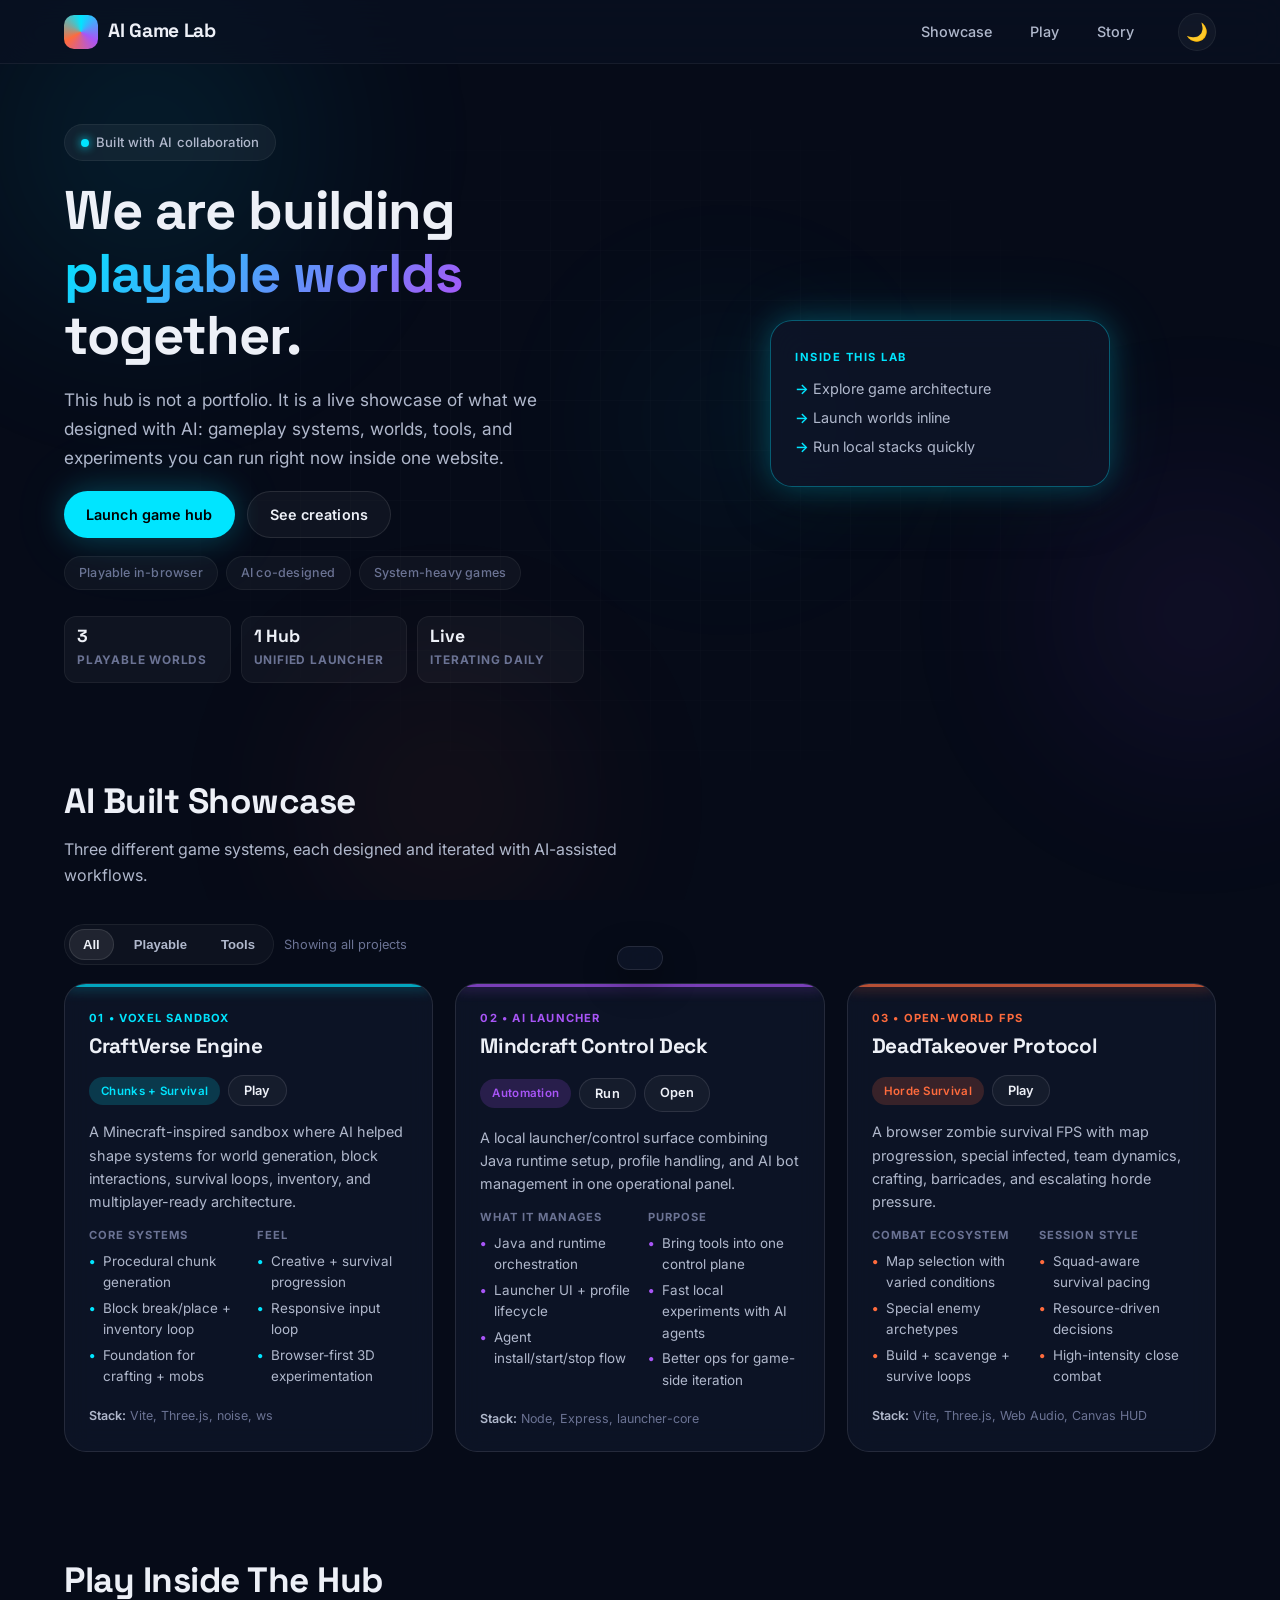
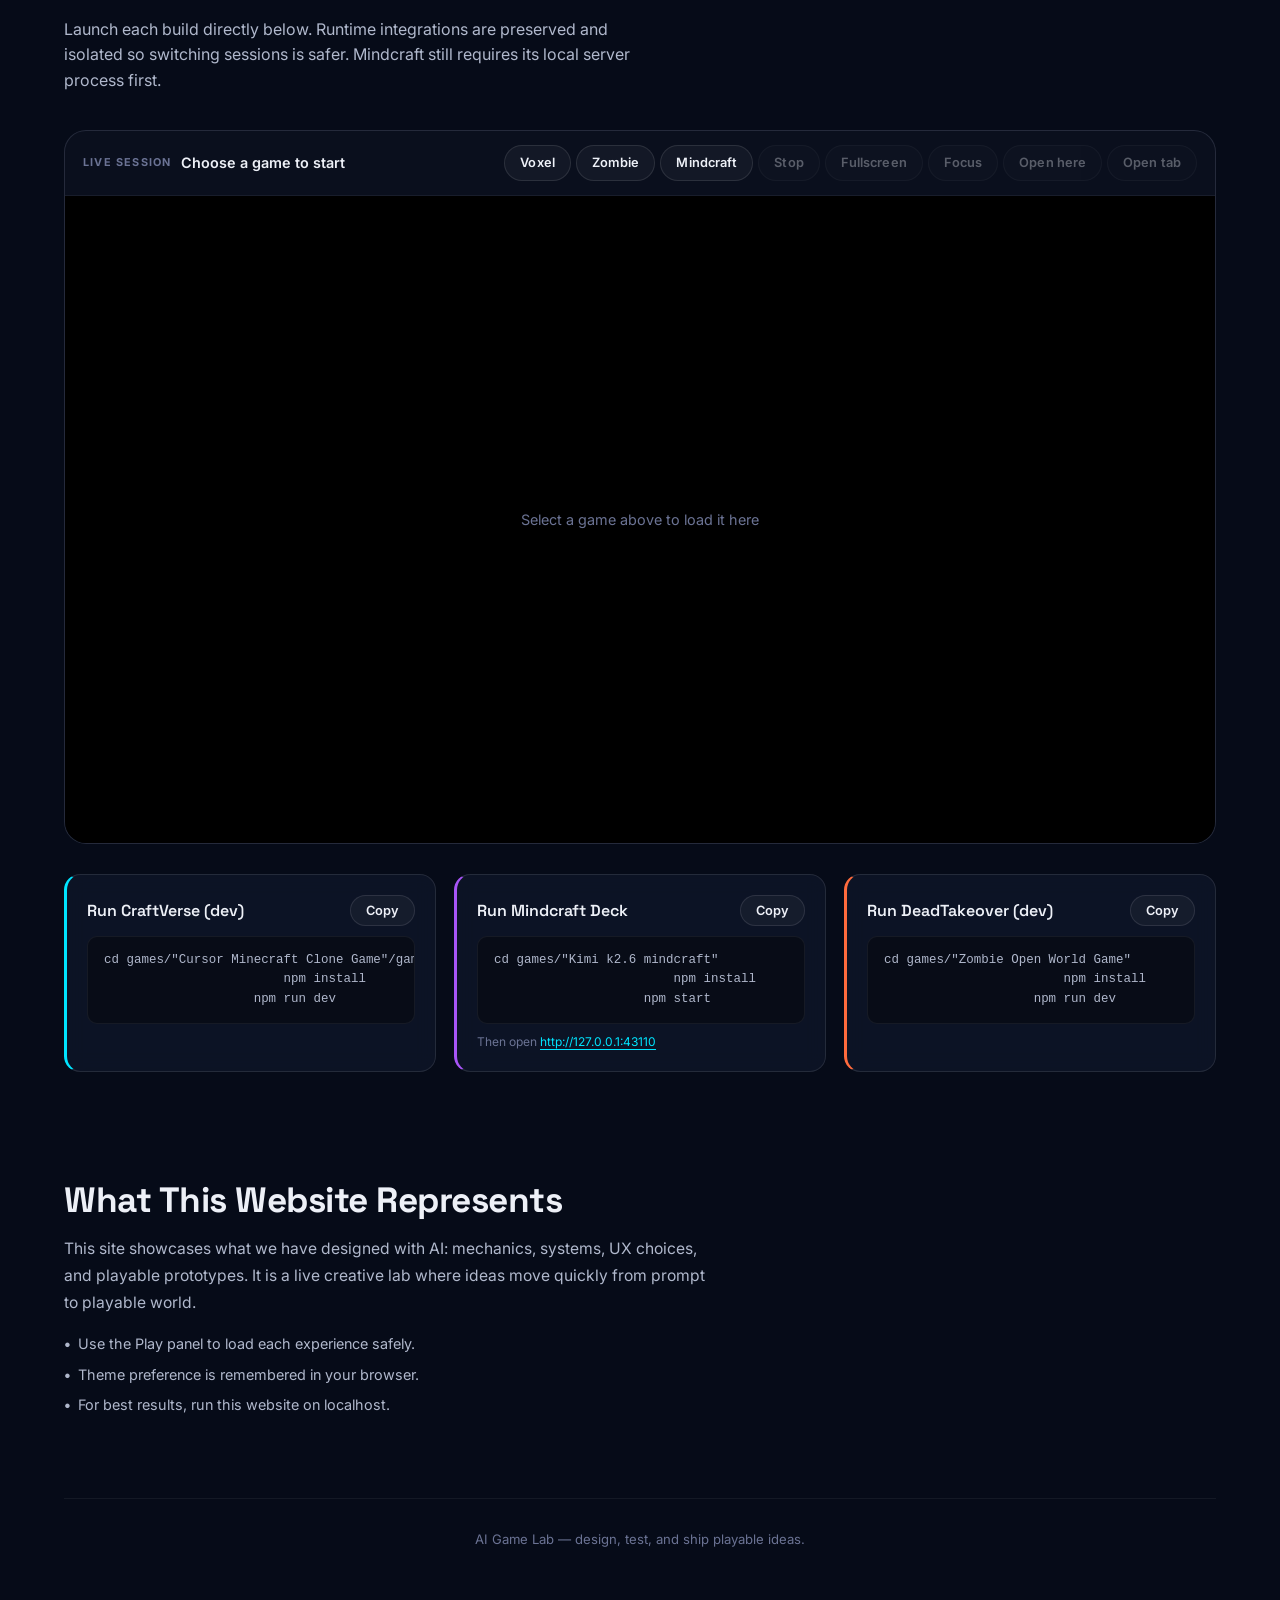
<file: index.html>
<!doctype html>
<html lang="en">
<head>
    <meta charset="UTF-8" />
    <meta name="viewport" content="width=device-width, initial-scale=1.0" />
    <meta name="description" content="AI Game Lab: a colorful interactive hub for your playable game experiments built with AI." />
    <meta name="theme-color" content="#060b18" />
    <meta name="color-scheme" content="dark light" />

    <!-- Open Graph -->
    <meta property="og:title" content="AI Game Lab" />
    <meta property="og:description" content="Playable game worlds designed with AI — voxel sandbox, open-world FPS, and AI agent launcher, all in your browser." />
    <meta property="og:type" content="website" />
    <meta property="og:url" content="https://aigamelab.dev" />

    <!-- Twitter Card -->
    <meta name="twitter:card" content="summary_large_image" />
    <meta name="twitter:title" content="AI Game Lab" />
    <meta name="twitter:description" content="Playable game worlds designed with AI — voxel sandbox, open-world FPS, and AI agent launcher." />

    <title>AI Game Lab</title>

    <link rel="icon" type="image/svg+xml" href="./favicon.svg" />
    <link rel="manifest" href="./manifest.json" />

    <link rel="preconnect" href="https://fonts.googleapis.com" />
    <link rel="preconnect" href="https://fonts.gstatic.com" crossorigin />
    <link href="https://fonts.googleapis.com/css2?family=Inter:wght@400;500;600;700;800;900&family=Space+Grotesk:wght@400;500;600;700&display=swap" rel="stylesheet" />

    <style>
        :root {
            --bg-deep: #060b18;
            --bg-surface: #0c1225;
            --bg-card: rgba(16, 24, 44, 0.7);
            --bg-card-hover: rgba(20, 30, 54, 0.85);
            --bg-glass: rgba(10, 18, 34, 0.65);
            --border-subtle: rgba(255, 255, 255, 0.06);
            --border-card: rgba(255, 255, 255, 0.1);
            --border-glow-a: rgba(0, 229, 255, 0.35);
            --border-glow-b: rgba(168, 85, 247, 0.35);
            --border-glow-c: rgba(255, 107, 61, 0.35);
            --text-primary: #edf0f7;
            --text-secondary: #b0b8cc;
            --text-muted: #6b7394;
            --accent-a: #00e5ff;
            --accent-a-dim: rgba(0, 229, 255, 0.18);
            --accent-b: #a855f7;
            --accent-b-dim: rgba(168, 85, 247, 0.18);
            --accent-c: #ff6b3d;
            --accent-c-dim: rgba(255, 107, 61, 0.18);
            --accent-glow-a: 0 0 30px rgba(0, 229, 255, 0.25), 0 0 80px rgba(0, 229, 255, 0.08);
            --accent-glow-b: 0 0 30px rgba(168, 85, 247, 0.25), 0 0 80px rgba(168, 85, 247, 0.08);
            --accent-glow-c: 0 0 30px rgba(255, 107, 61, 0.25), 0 0 80px rgba(255, 107, 61, 0.08);
            --radius-sm: 10px;
            --radius-md: 16px;
            --radius-lg: 22px;
            --radius-xl: 28px;
            --font-body: 'Inter', system-ui, -apple-system, sans-serif;
            --font-display: 'Space Grotesk', 'Inter', system-ui, sans-serif;
            --transition-fast: 0.18s cubic-bezier(0.4, 0, 0.2, 1);
            --transition-smooth: 0.3s cubic-bezier(0.4, 0, 0.2, 1);
            --transition-slow: 0.5s cubic-bezier(0.4, 0, 0.2, 1);
            --max-width: 1200px;
            --header-h: 64px;
        }

        /* Light theme overrides */
        [data-theme="light"] {
            --bg-deep: #f4f6fb;
            --bg-surface: #ffffff;
            --bg-card: rgba(255, 255, 255, 0.75);
            --bg-card-hover: rgba(255, 255, 255, 0.92);
            --bg-glass: rgba(255, 255, 255, 0.6);
            --border-subtle: rgba(0, 0, 0, 0.06);
            --border-card: rgba(0, 0, 0, 0.1);
            --text-primary: #111827;
            --text-secondary: #4b5563;
            --text-muted: #9ca3af;
            --border-glow-a: rgba(0, 180, 210, 0.4);
            --border-glow-b: rgba(130, 50, 220, 0.4);
            --border-glow-c: rgba(220, 80, 30, 0.4);
            --accent-a-dim: rgba(0, 180, 210, 0.12);
            --accent-b-dim: rgba(130, 50, 220, 0.12);
            --accent-c-dim: rgba(220, 80, 30, 0.12);
        }

        *,
        *::before,
        *::after {
            box-sizing: border-box;
            margin: 0;
            padding: 0;
        }

        html {
            scroll-behavior: smooth;
            scroll-padding-top: var(--header-h);
            -webkit-text-size-adjust: 100%;
        }

        body {
            font-family: var(--font-body);
            background: var(--bg-deep);
            color: var(--text-primary);
            line-height: 1.6;
            min-height: 100vh;
            overflow-x: hidden;
            transition: background var(--transition-slow), color var(--transition-slow);
            -webkit-font-smoothing: antialiased;
            -moz-osx-font-smoothing: grayscale;
        }

        /* ── Animated background orbs ── */
        .bg-orbs {
            position: fixed;
            inset: 0;
            pointer-events: none;
            z-index: 0;
            overflow: hidden;
        }
        .bg-orbs .orb {
            position: absolute;
            border-radius: 50%;
            filter: blur(90px);
            opacity: 0.28;
            animation: orbFloat 18s ease-in-out infinite;
            will-change: transform;
        }
        .bg-orbs .orb:nth-child(1) {
            width: 500px;
            height: 500px;
            background: radial-gradient(circle, rgba(0, 200, 240, 0.5) 0%, transparent 70%);
            top: -12%;
            left: -8%;
            animation-delay: 0s;
            animation-duration: 20s;
        }
        .bg-orbs .orb:nth-child(2) {
            width: 420px;
            height: 420px;
            background: radial-gradient(circle, rgba(160, 70, 240, 0.45) 0%, transparent 70%);
            top: 45%;
            right: -10%;
            animation-delay: -6s;
            animation-duration: 22s;
        }
        .bg-orbs .orb:nth-child(3) {
            width: 380px;
            height: 380px;
            background: radial-gradient(circle, rgba(255, 100, 50, 0.4) 0%, transparent 70%);
            bottom: -10%;
            left: 20%;
            animation-delay: -12s;
            animation-duration: 19s;
        }
        .bg-orbs .orb:nth-child(4) {
            width: 300px;
            height: 300px;
            background: radial-gradient(circle, rgba(0, 210, 255, 0.35) 0%, transparent 70%);
            top: 30%;
            left: 45%;
            animation-delay: -3s;
            animation-duration: 24s;
        }

        @keyframes orbFloat {
            0%,
            100% {
                transform: translate(0, 0) scale(1);
            }
            25% {
                transform: translate(40px, -50px) scale(1.12);
            }
            50% {
                transform: translate(-25px, 35px) scale(0.92);
            }
            75% {
                transform: translate(-45px, -25px) scale(1.06);
            }
        }

        /* Subtle grid overlay */
        .bg-grid {
            position: fixed;
            inset: 0;
            pointer-events: none;
            z-index: 1;
            opacity: 0.03;
            background-image:
                linear-gradient(rgba(255, 255, 255, 0.5) 1px, transparent 1px),
                linear-gradient(90deg, rgba(255, 255, 255, 0.5) 1px, transparent 1px);
            background-size: 50px 50px;
            mask-image: radial-gradient(ellipse 70% 70% at 50% 50%, black 30%, transparent 70%);
            -webkit-mask-image: radial-gradient(ellipse 70% 70% at 50% 50%, black 30%, transparent 70%);
        }
        [data-theme="light"] .bg-grid {
            opacity: 0.05;
            background-image:
                linear-gradient(rgba(0, 0, 0, 0.4) 1px, transparent 1px),
                linear-gradient(90deg, rgba(0, 0, 0, 0.4) 1px, transparent 1px);
        }

        /* ── Skip link ── */
        .skip {
            position: absolute;
            top: -100px;
            left: 16px;
            z-index: 1000;
            background: var(--accent-a);
            color: #000;
            padding: 10px 18px;
            border-radius: 8px;
            font-weight: 600;
            text-decoration: none;
            transition: top var(--transition-fast);
        }
        .skip:focus {
            top: 12px;
        }

        /* ── Header ── */
        .topbar {
            position: sticky;
            top: 0;
            z-index: 100;
            background: var(--bg-glass);
            backdrop-filter: blur(18px);
            -webkit-backdrop-filter: blur(18px);
            border-bottom: 1px solid var(--border-subtle);
            transition: background var(--transition-smooth), border-color var(--transition-smooth);
            height: var(--header-h);
        }
        .topbar-inner {
            max-width: var(--max-width);
            margin: 0 auto;
            padding: 0 24px;
            height: 100%;
            display: flex;
            align-items: center;
            gap: 28px;
        }
        .brand {
            display: flex;
            align-items: center;
            gap: 10px;
            text-decoration: none;
            color: var(--text-primary);
            font-family: var(--font-display);
            font-weight: 700;
            font-size: 1.2rem;
            letter-spacing: -0.3px;
            white-space: nowrap;
            transition: opacity var(--transition-fast);
        }
        .brand:hover {
            opacity: 0.8;
        }
        .brand-mark {
            width: 34px;
            height: 34px;
            border-radius: 10px;
            background: conic-gradient(from 0deg, var(--accent-a), var(--accent-b), var(--accent-c), var(--accent-a));
            animation: brandSpin 6s linear infinite;
            flex-shrink: 0;
        }
        @keyframes brandSpin {
            to {
                transform: rotate(360deg);
            }
        }
        .nav {
            display: flex;
            gap: 6px;
            margin-left: auto;
        }
        .nav a {
            color: var(--text-secondary);
            text-decoration: none;
            padding: 8px 16px;
            border-radius: 25px;
            font-weight: 500;
            font-size: 0.9rem;
            transition: all var(--transition-fast);
            position: relative;
        }
        .nav a:hover,
        .nav a:focus-visible {
            color: var(--text-primary);
            background: rgba(255, 255, 255, 0.05);
        }
        #themeBtn {
            flex-shrink: 0;
            width: 38px;
            height: 38px;
            border-radius: 50%;
            display: flex;
            align-items: center;
            justify-content: center;
            font-size: 1.1rem;
            cursor: pointer;
            background: rgba(255, 255, 255, 0.04);
            border: 1px solid var(--border-subtle);
            color: var(--text-secondary);
            transition: all var(--transition-fast);
            position: relative;
        }
        #themeBtn:hover {
            background: rgba(255, 255, 255, 0.1);
            color: var(--text-primary);
            border-color: var(--border-card);
        }
        #themeBtn .icon-sun,
        #themeBtn .icon-moon {
            position: absolute;
            transition: all var(--transition-smooth);
        }
        #themeBtn .icon-sun {
            opacity: 0;
            transform: rotate(-90deg) scale(0.5);
        }
        #themeBtn .icon-moon {
            opacity: 1;
            transform: rotate(0) scale(1);
        }
        [data-theme="light"] #themeBtn .icon-sun {
            opacity: 1;
            transform: rotate(0) scale(1);
        }
        [data-theme="light"] #themeBtn .icon-moon {
            opacity: 0;
            transform: rotate(90deg) scale(0.5);
        }

        /* ── Main ── */
        main {
            position: relative;
            z-index: 2;
            max-width: var(--max-width);
            margin: 0 auto;
            padding: 0 24px 60px;
        }

        /* ── Hero ── */
        .hero {
            padding: 60px 0 40px;
            position: relative;
        }
        .hero-grid {
            display: grid;
            grid-template-columns: 1fr 1fr;
            gap: 48px;
            align-items: center;
        }
        .hero-copy {
            display: flex;
            flex-direction: column;
            gap: 18px;
        }
        .pill {
            display: inline-flex;
            align-items: center;
            gap: 7px;
            background: rgba(255, 255, 255, 0.05);
            border: 1px solid var(--border-subtle);
            border-radius: 30px;
            padding: 7px 16px;
            font-size: 0.82rem;
            font-weight: 500;
            color: var(--text-secondary);
            width: fit-content;
            letter-spacing: 0.2px;
        }
        .pill::before {
            content: '';
            width: 8px;
            height: 8px;
            border-radius: 50%;
            background: var(--accent-a);
            box-shadow: 0 0 10px var(--accent-a);
            animation: pulseDot 2s ease-in-out infinite;
        }
        @keyframes pulseDot {
            0%,
            100% {
                box-shadow: 0 0 6px var(--accent-a);
            }
            50% {
                box-shadow: 0 0 18px var(--accent-a), 0 0 30px var(--accent-a);
            }
        }
        .hero h1 {
            font-family: var(--font-display);
            font-size: clamp(2.2rem, 4.5vw, 3.4rem);
            font-weight: 700;
            line-height: 1.15;
            letter-spacing: -1px;
            color: var(--text-primary);
        }
        .grad {
            background: linear-gradient(135deg, var(--accent-a), var(--accent-b), var(--accent-c));
            -webkit-background-clip: text;
            background-clip: text;
            -webkit-text-fill-color: transparent;
            animation: gradShift 8s ease-in-out infinite;
            background-size: 200% 200%;
        }
        @keyframes gradShift {
            0%,
            100% {
                background-position: 0% 50%;
            }
            50% {
                background-position: 100% 50%;
            }
        }
        .lead {
            font-size: 1.08rem;
            color: var(--text-secondary);
            line-height: 1.7;
            max-width: 500px;
        }
        .hero-actions {
            display: flex;
            gap: 12px;
            flex-wrap: wrap;
        }
        .hero-stats {
            margin-top: 8px;
            display: grid;
            grid-template-columns: repeat(3, minmax(0, 1fr));
            gap: 10px;
            max-width: 520px;
        }
        .stat {
            background: rgba(255, 255, 255, 0.04);
            border: 1px solid var(--border-subtle);
            border-radius: 12px;
            padding: 10px 12px;
        }
        .stat strong {
            display: block;
            font-family: var(--font-display);
            font-size: 1.1rem;
            line-height: 1.1;
            color: var(--text-primary);
        }
        .stat span {
            color: var(--text-muted);
            font-size: 0.74rem;
            text-transform: uppercase;
            letter-spacing: 0.8px;
            font-weight: 700;
        }
        .btn {
            display: inline-flex;
            align-items: center;
            justify-content: center;
            gap: 7px;
            padding: 11px 22px;
            border-radius: 28px;
            font-family: var(--font-body);
            font-weight: 600;
            font-size: 0.9rem;
            cursor: pointer;
            text-decoration: none;
            border: none;
            transition: all var(--transition-smooth);
            white-space: nowrap;
            position: relative;
            overflow: hidden;
            letter-spacing: 0.1px;
        }
        .btn.primary {
            background: var(--accent-a);
            color: #000;
            box-shadow: var(--accent-glow-a);
        }
        .btn.primary:hover {
            transform: translateY(-2px);
            box-shadow: 0 0 40px rgba(0, 229, 255, 0.4), 0 0 100px rgba(0, 229, 255, 0.15);
        }
        .btn.ghost {
            background: rgba(255, 255, 255, 0.04);
            color: var(--text-primary);
            border: 1px solid var(--border-card);
        }
        .btn.ghost:hover {
            background: rgba(255, 255, 255, 0.1);
            border-color: rgba(255, 255, 255, 0.25);
            transform: translateY(-1px);
        }
        .btn.small {
            padding: 7px 15px;
            font-size: 0.8rem;
            border-radius: 22px;
        }
        .btn:active {
            transform: scale(0.96);
            transition: transform 0.1s;
        }
        .btn:disabled,
        .btn[aria-disabled="true"] {
            opacity: 0.35;
            pointer-events: none;
            cursor: not-allowed;
        }
        .chips {
            display: flex;
            gap: 8px;
            flex-wrap: wrap;
        }
        .chip {
            padding: 6px 14px;
            border-radius: 20px;
            font-size: 0.78rem;
            font-weight: 500;
            background: rgba(255, 255, 255, 0.04);
            border: 1px solid var(--border-subtle);
            color: var(--text-muted);
            letter-spacing: 0.2px;
        }
        .hero-art {
            display: flex;
            justify-content: center;
            align-items: center;
        }
        .card-float {
            background: var(--bg-card);
            backdrop-filter: blur(16px);
            -webkit-backdrop-filter: blur(16px);
            border: 1px solid var(--border-glow-a);
            border-radius: var(--radius-lg);
            padding: 28px 24px;
            box-shadow: var(--accent-glow-a), 0 20px 50px rgba(0, 0, 0, 0.3);
            animation: floatCard 5s ease-in-out infinite;
            max-width: 340px;
            width: 100%;
        }
        @keyframes floatCard {
            0%,
            100% {
                transform: translateY(0);
            }
            50% {
                transform: translateY(-14px);
            }
        }
        .card-float-inner .mini {
            font-size: 0.7rem;
            text-transform: uppercase;
            letter-spacing: 1.5px;
            color: var(--accent-a);
            font-weight: 700;
            margin-bottom: 10px;
        }
        .card-float-inner ul {
            list-style: none;
            display: flex;
            flex-direction: column;
            gap: 6px;
        }
        .card-float-inner ul li {
            font-size: 0.9rem;
            color: var(--text-secondary);
            padding-left: 18px;
            position: relative;
        }
        .card-float-inner ul li::before {
            content: '→';
            position: absolute;
            left: 0;
            color: var(--accent-a);
            font-weight: 600;
        }

        /* ── Sections ── */
        .section {
            padding: 50px 0;
        }
        .section-title {
            font-family: var(--font-display);
            font-size: clamp(1.6rem, 3vw, 2.2rem);
            font-weight: 700;
            letter-spacing: -0.5px;
            margin-bottom: 8px;
            color: var(--text-primary);
        }
        .section-sub {
            color: var(--text-secondary);
            font-size: 1rem;
            margin-bottom: 36px;
            max-width: 600px;
            line-height: 1.6;
        }
        .showcase-tools {
            display: flex;
            align-items: center;
            gap: 10px;
            margin-bottom: 18px;
            flex-wrap: wrap;
        }
        .filter-group {
            display: inline-flex;
            gap: 6px;
            padding: 4px;
            border: 1px solid var(--border-subtle);
            border-radius: 999px;
            background: rgba(255, 255, 255, 0.03);
        }
        .filter-btn {
            border: 1px solid transparent;
            background: transparent;
            color: var(--text-secondary);
            padding: 7px 13px;
            border-radius: 999px;
            cursor: pointer;
            font-size: 0.82rem;
            font-weight: 600;
            transition: all var(--transition-fast);
        }
        .filter-btn:hover {
            color: var(--text-primary);
        }
        .filter-btn.active {
            color: var(--text-primary);
            border-color: var(--border-card);
            background: rgba(255, 255, 255, 0.08);
        }
        .results-note {
            color: var(--text-muted);
            font-size: 0.8rem;
        }

        /* ── Grid ── */
        .grid {
            display: grid;
            grid-template-columns: repeat(auto-fit, minmax(320px, 1fr));
            gap: 22px;
        }

        /* ── Game cards ── */
        .game {
            background: var(--bg-card);
            backdrop-filter: blur(12px);
            -webkit-backdrop-filter: blur(12px);
            border: 1px solid var(--border-card);
            border-radius: var(--radius-lg);
            padding: 26px 24px 22px;
            display: flex;
            flex-direction: column;
            gap: 14px;
            transition: all var(--transition-smooth);
            position: relative;
            overflow: hidden;
            cursor: default;
        }
        .game.is-hidden {
            display: none;
        }
        .game::before {
            content: '';
            position: absolute;
            top: 0;
            left: 0;
            right: 0;
            height: 3px;
            border-radius: 3px 3px 0 0;
            transition: all var(--transition-smooth);
            opacity: 0.7;
        }
        .game.neon-a::before {
            background: var(--accent-a);
            box-shadow: 0 0 14px var(--accent-a);
        }
        .game.neon-b::before {
            background: var(--accent-b);
            box-shadow: 0 0 14px var(--accent-b);
        }
        .game.neon-c::before {
            background: var(--accent-c);
            box-shadow: 0 0 14px var(--accent-c);
        }
        .game:hover {
            transform: translateY(-5px);
            background: var(--bg-card-hover);
            border-color: rgba(255, 255, 255, 0.2);
            box-shadow: 0 20px 50px rgba(0, 0, 0, 0.35);
        }
        .game.neon-a:hover {
            box-shadow: var(--accent-glow-a), 0 20px 50px rgba(0, 0, 0, 0.35);
        }
        .game.neon-b:hover {
            box-shadow: var(--accent-glow-b), 0 20px 50px rgba(0, 0, 0, 0.35);
        }
        .game.neon-c:hover {
            box-shadow: var(--accent-glow-c), 0 20px 50px rgba(0, 0, 0, 0.35);
        }
        .game-head {
            display: flex;
            justify-content: space-between;
            align-items: flex-start;
            gap: 12px;
            flex-wrap: wrap;
        }
        .kicker {
            font-size: 0.7rem;
            text-transform: uppercase;
            letter-spacing: 1.2px;
            font-weight: 700;
            color: var(--text-muted);
            margin-bottom: 2px;
        }
        .game.neon-a .kicker {
            color: var(--accent-a);
        }
        .game.neon-b .kicker {
            color: var(--accent-b);
        }
        .game.neon-c .kicker {
            color: var(--accent-c);
        }
        .game h3 {
            font-family: var(--font-display);
            font-size: 1.3rem;
            font-weight: 700;
            letter-spacing: -0.3px;
        }
        .game-actions {
            display: flex;
            gap: 8px;
            align-items: center;
            flex-wrap: wrap;
        }
        .badge {
            padding: 5px 12px;
            border-radius: 15px;
            font-size: 0.72rem;
            font-weight: 600;
            letter-spacing: 0.3px;
            white-space: nowrap;
        }
        .game.neon-a .badge {
            background: var(--accent-a-dim);
            color: var(--accent-a);
        }
        .game.neon-b .badge {
            background: var(--accent-b-dim);
            color: var(--accent-b);
        }
        .game.neon-c .badge {
            background: var(--accent-c-dim);
            color: var(--accent-c);
        }
        .desc {
            font-size: 0.9rem;
            color: var(--text-secondary);
            line-height: 1.6;
        }
        .cols {
            display: grid;
            grid-template-columns: 1fr 1fr;
            gap: 16px;
        }
        .label {
            font-size: 0.7rem;
            text-transform: uppercase;
            letter-spacing: 1px;
            font-weight: 700;
            color: var(--text-muted);
            margin-bottom: 6px;
        }
        .bullets {
            list-style: none;
            display: flex;
            flex-direction: column;
            gap: 4px;
        }
        .bullets li {
            font-size: 0.84rem;
            color: var(--text-secondary);
            padding-left: 14px;
            position: relative;
        }
        .bullets li::before {
            content: '•';
            position: absolute;
            left: 0;
            font-weight: 700;
        }
        .game.neon-a .bullets li::before {
            color: var(--accent-a);
        }
        .game.neon-b .bullets li::before {
            color: var(--accent-b);
        }
        .game.neon-c .bullets li::before {
            color: var(--accent-c);
        }
        .meta {
            font-size: 0.78rem;
            color: var(--text-muted);
            margin-top: 4px;
        }
        .meta strong {
            color: var(--text-secondary);
            font-weight: 600;
        }

        /* ── Player ── */
        .player {
            background: var(--bg-card);
            backdrop-filter: blur(12px);
            -webkit-backdrop-filter: blur(12px);
            border: 1px solid var(--border-card);
            border-radius: var(--radius-lg);
            overflow: hidden;
            margin-bottom: 30px;
            transition: all var(--transition-smooth);
        }
        .player-bar {
            display: flex;
            justify-content: space-between;
            align-items: center;
            padding: 14px 18px;
            gap: 12px;
            flex-wrap: wrap;
            border-bottom: 1px solid var(--border-subtle);
            background: rgba(0, 0, 0, 0.2);
        }
        .player-status {
            display: flex;
            align-items: center;
            gap: 10px;
            min-width: 0;
        }
        .player-status .label {
            font-size: 0.68rem;
            text-transform: uppercase;
            letter-spacing: 1.2px;
            color: var(--text-muted);
            margin: 0;
            white-space: nowrap;
        }
        .player-title {
            font-weight: 600;
            font-size: 0.9rem;
            color: var(--text-primary);
            white-space: nowrap;
            overflow: hidden;
            text-overflow: ellipsis;
        }
        .player-title.active {
            color: var(--accent-a);
        }
        .player-actions {
            display: flex;
            gap: 5px;
            flex-wrap: wrap;
        }
        .player-frame {
            position: relative;
            width: 100%;
            aspect-ratio: 16 / 9;
            background: #000;
            min-height: 350px;
        }
        .player-frame iframe {
            width: 100%;
            height: 100%;
            border: none;
            display: block;
            background: #111;
        }
        .player-loader {
            position: absolute;
            inset: 0;
            display: flex;
            flex-direction: column;
            align-items: center;
            justify-content: center;
            gap: 14px;
            background: rgba(6, 11, 24, 0.9);
            z-index: 5;
            pointer-events: none;
            opacity: 0;
            transition: opacity var(--transition-smooth);
        }
        .player-loader.visible {
            opacity: 1;
            pointer-events: auto;
        }
        .spinner {
            width: 40px;
            height: 40px;
            border-radius: 50%;
            border: 3px solid rgba(255, 255, 255, 0.1);
            border-top-color: var(--accent-a);
            animation: spin 0.8s linear infinite;
        }
        @keyframes spin {
            to {
                transform: rotate(360deg);
            }
        }
        .player-hint {
            padding: 10px 18px;
            font-size: 0.78rem;
            color: var(--text-muted);
            background: rgba(0, 0, 0, 0.2);
            border-top: 1px solid var(--border-subtle);
            margin: 0;
        }

        /* ── Run cards ── */
        .run-grid {
            display: grid;
            grid-template-columns: repeat(auto-fit, minmax(280px, 1fr));
            gap: 18px;
        }
        .run-card {
            background: var(--bg-card);
            backdrop-filter: blur(10px);
            -webkit-backdrop-filter: blur(10px);
            border: 1px solid var(--border-card);
            border-radius: var(--radius-md);
            padding: 20px;
            transition: all var(--transition-smooth);
        }
        .run-card.neon-a {
            border-left: 3px solid var(--accent-a);
        }
        .run-card.neon-b {
            border-left: 3px solid var(--accent-b);
        }
        .run-card.neon-c {
            border-left: 3px solid var(--accent-c);
        }
        .run-card:hover {
            background: var(--bg-card-hover);
            transform: translateY(-2px);
        }
        .run-head {
            display: flex;
            justify-content: space-between;
            align-items: center;
            margin-bottom: 10px;
            gap: 8px;
        }
        .run-head h3 {
            font-family: var(--font-display);
            font-size: 1rem;
            font-weight: 600;
        }
        .run-card pre {
            background: rgba(0, 0, 0, 0.35);
            border-radius: var(--radius-sm);
            padding: 14px 16px;
            overflow-x: auto;
            font-size: 0.78rem;
            font-family: 'SF Mono', 'Fira Code', 'Cascadia Code', monospace;
            line-height: 1.55;
            color: var(--text-secondary);
            border: 1px solid var(--border-subtle);
        }
        .run-card .hint {
            font-size: 0.75rem;
            color: var(--text-muted);
            margin-top: 8px;
        }
        .run-card .hint a {
            color: var(--accent-a);
            text-decoration: underline;
            text-underline-offset: 3px;
        }

        /* ── About ── */
        .about {
            max-width: 650px;
            color: var(--text-secondary);
            line-height: 1.7;
            font-size: 0.98rem;
        }
        .about p {
            margin-bottom: 16px;
        }
        .about .bullets {
            gap: 6px;
        }
        .about .bullets li {
            font-size: 0.9rem;
        }

        /* ── Footer ── */
        .footer {
            text-align: center;
            padding: 30px 0 10px;
            color: var(--text-muted);
            font-size: 0.82rem;
            border-top: 1px solid var(--border-subtle);
            margin-top: 30px;
        }

        /* ── Scroll top ── */
        .scroll-top {
            position: fixed;
            bottom: 28px;
            right: 28px;
            z-index: 90;
            width: 42px;
            height: 42px;
            border-radius: 50%;
            background: var(--bg-card);
            backdrop-filter: blur(10px);
            -webkit-backdrop-filter: blur(10px);
            border: 1px solid var(--border-card);
            color: var(--text-primary);
            cursor: pointer;
            display: flex;
            align-items: center;
            justify-content: center;
            transition: all var(--transition-smooth);
            box-shadow: 0 8px 25px rgba(0, 0, 0, 0.3);
        }
        .scroll-top:hover {
            transform: translateY(-3px);
            box-shadow: 0 14px 35px rgba(0, 0, 0, 0.4);
            border-color: rgba(255, 255, 255, 0.25);
        }
        .scroll-top[hidden] {
            opacity: 0;
            pointer-events: none;
            transform: translateY(12px);
        }
        .menu-toggle {
            display: none;
            border: 1px solid var(--border-subtle);
            background: rgba(255, 255, 255, 0.04);
            color: var(--text-primary);
            width: 38px;
            height: 38px;
            border-radius: 10px;
            align-items: center;
            justify-content: center;
            cursor: pointer;
        }
        .menu-toggle span {
            font-size: 1.1rem;
            line-height: 1;
        }

        /* ── Toast ── */
        .toast {
            position: fixed;
            bottom: 30px;
            left: 50%;
            transform: translateX(-50%) translateY(100px);
            z-index: 200;
            background: var(--bg-card);
            backdrop-filter: blur(16px);
            -webkit-backdrop-filter: blur(16px);
            border: 1px solid var(--border-card);
            border-radius: 30px;
            padding: 11px 22px;
            font-size: 0.85rem;
            font-weight: 500;
            color: var(--text-primary);
            box-shadow: 0 12px 35px rgba(0, 0, 0, 0.4);
            transition: transform var(--transition-smooth);
            pointer-events: none;
            white-space: nowrap;
        }
        .toast.show {
            transform: translateX(-50%) translateY(0);
        }

        /* ── Reveal animations ── */
        .reveal {
            opacity: 0;
            transform: translateY(30px);
            transition: opacity 0.7s cubic-bezier(0.4, 0, 0.2, 1), transform 0.7s cubic-bezier(0.4, 0, 0.2, 1);
        }
        .reveal.visible {
            opacity: 1;
            transform: translateY(0);
        }
        .reveal:nth-child(1) {
            transition-delay: 0ms;
        }
        .reveal:nth-child(2) {
            transition-delay: 80ms;
        }
        .reveal:nth-child(3) {
            transition-delay: 160ms;
        }
        .reveal:nth-child(4) {
            transition-delay: 240ms;
        }
        .reveal:nth-child(5) {
            transition-delay: 320ms;
        }

        /* ── Responsive ── */
        @media (max-width: 900px) {
            .hero-stats {
                grid-template-columns: 1fr;
                max-width: 100%;
            }
            .hero-grid {
                grid-template-columns: 1fr;
                gap: 30px;
            }
            .hero-art {
                order: -1;
            }
            .card-float {
                max-width: 280px;
            }
            .grid {
                grid-template-columns: 1fr;
            }
            .cols {
                grid-template-columns: 1fr;
            }
            .player-bar {
                flex-direction: column;
                align-items: flex-start;
            }
            .player-actions {
                width: 100%;
                justify-content: flex-start;
            }
            .nav {
                gap: 2px;
                display: none;
                position: absolute;
                top: calc(var(--header-h) - 6px);
                right: 16px;
                flex-direction: column;
                min-width: 190px;
                padding: 8px;
                border: 1px solid var(--border-card);
                border-radius: 12px;
                background: var(--bg-surface);
                box-shadow: 0 20px 40px rgba(0, 0, 0, 0.35);
            }
            .nav.open {
                display: flex;
            }
            .nav a {
                padding: 8px 10px;
                font-size: 0.8rem;
                border-radius: 10px;
            }
            .topbar-inner {
                gap: 12px;
            }
            .brand-name {
                display: none;
            }
            .menu-toggle {
                display: inline-flex;
            }
        }
        @media (max-width: 500px) {
            .hero-actions {
                flex-direction: column;
            }
            .hero-actions .btn {
                width: 100%;
                justify-content: center;
            }
            .player-frame {
                min-height: 220px;
            }
            .run-grid {
                grid-template-columns: 1fr;
            }
            .game-head {
                flex-direction: column;
            }
        }
    </style>
</head>
<body>
    <!-- Background effects -->
    <div class="bg-orbs" aria-hidden="true">
        <div class="orb"></div>
        <div class="orb"></div>
        <div class="orb"></div>
        <div class="orb"></div>
    </div>
    <div class="bg-grid" aria-hidden="true"></div>

    <a class="skip" href="#main">Skip to content</a>

    <header class="topbar" role="banner">
        <div class="topbar-inner">
            <a class="brand" href="#top" aria-label="AI Game Lab Home">
                <span class="brand-mark" aria-hidden="true"></span>
                <span class="brand-name">AI Game Lab</span>
            </a>

            <nav class="nav" aria-label="Site">
                <a href="#showcase">Showcase</a>
                <a href="#play">Play</a>
                <a href="#story">Story</a>
            </nav>
            <button id="menuToggle" class="menu-toggle" type="button" aria-label="Toggle menu" aria-expanded="false" aria-controls="siteNav">
                <span></span><span></span><span></span>
            </button>

            <button id="themeBtn" class="btn ghost" type="button" aria-label="Toggle theme" style="padding:0;width:38px;height:38px;border-radius:50%;">
                <span class="icon-sun" aria-hidden="true">☀️</span>
                <span class="icon-moon" aria-hidden="true">🌙</span>
            </button>
        </div>
    </header>

    <main id="main">
        <section id="top" class="hero">
            <div class="hero-grid">
                <div class="hero-copy reveal">
                    <p class="pill">Built with AI collaboration</p>
                    <h1>We are building
                        <span class="grad">playable worlds</span>
                        together.
                    </h1>
                    <p class="lead">
                        This hub is not a portfolio. It is a live showcase of what we designed with AI: gameplay systems, worlds,
                        tools, and experiments you can run right now inside one website.
                    </p>
                    <div class="hero-actions">
                        <a class="btn primary" href="#play">Launch game hub</a>
                        <a class="btn ghost" href="#showcase">See creations</a>
                    </div>
                    <div class="chips" aria-label="Project categories">
                        <span class="chip">Playable in-browser</span>
                        <span class="chip">AI co-designed</span>
                        <span class="chip">System-heavy games</span>
                    </div>
                    <div class="hero-stats" aria-label="Site highlights">
                        <div class="stat">
                            <strong>3</strong>
                            <span>Playable worlds</span>
                        </div>
                        <div class="stat">
                            <strong>1 Hub</strong>
                            <span>Unified launcher</span>
                        </div>
                        <div class="stat">
                            <strong>Live</strong>
                            <span>Iterating daily</span>
                        </div>
                    </div>
                </div>
                <div class="hero-art reveal" aria-hidden="true">
                    <div class="card-float neon-a">
                        <div class="card-float-inner">
                            <p class="mini">Inside this lab</p>
                            <ul>
                                <li>Explore game architecture</li>
                                <li>Launch worlds inline</li>
                                <li>Run local stacks quickly</li>
                            </ul>
                        </div>
                    </div>
                </div>
            </div>
        </section>

        <section id="showcase" class="section">
            <h2 class="section-title">AI Built Showcase</h2>
            <p class="section-sub">Three different game systems, each designed and iterated with AI-assisted workflows.</p>
            <div class="showcase-tools" role="region" aria-label="Showcase filters">
                <div class="filter-group" role="tablist" aria-label="Filter cards">
                    <button class="filter-btn active" type="button" data-filter="all" role="tab" aria-selected="true">All</button>
                    <button class="filter-btn" type="button" data-filter="playable" role="tab" aria-selected="false">Playable</button>
                    <button class="filter-btn" type="button" data-filter="tools" role="tab" aria-selected="false">Tools</button>
                </div>
                <p id="resultsNote" class="results-note" aria-live="polite">Showing all projects</p>
            </div>

            <div class="grid">
                <article class="game reveal neon-a" data-title="Cursor Minecraft Clone Game" data-category="playable">
                    <header class="game-head">
                        <div>
                            <p class="kicker">01 • Voxel Sandbox</p>
                            <h3>CraftVerse Engine</h3>
                        </div>
                        <div class="game-actions">
                            <span class="badge">Chunks + Survival</span>
                            <button class="btn ghost small" type="button" data-play="voxel" data-scroll="#run">Play</button>
                        </div>
                    </header>

                    <p class="desc">
                        A Minecraft-inspired sandbox where AI helped shape systems for world generation, block interactions,
                        survival loops, inventory, and multiplayer-ready architecture.
                    </p>

                    <div class="cols">
                        <div>
                            <p class="label">Core systems</p>
                            <ul class="bullets">
                                <li>Procedural chunk generation</li>
                                <li>Block break/place + inventory loop</li>
                                <li>Foundation for crafting + mobs</li>
                            </ul>
                        </div>
                        <div>
                            <p class="label">Feel</p>
                            <ul class="bullets">
                                <li>Creative + survival progression</li>
                                <li>Responsive input loop</li>
                                <li>Browser-first 3D experimentation</li>
                            </ul>
                        </div>
                    </div>

                    <p class="meta"><strong>Stack:</strong> Vite, Three.js, noise, ws</p>
                </article>

                <article class="game reveal neon-b" data-title="Kimi k2.6 Mindcraft" data-category="tools">
                    <header class="game-head">
                        <div>
                            <p class="kicker">02 • AI Launcher</p>
                            <h3>Mindcraft Control Deck</h3>
                        </div>
                        <div class="game-actions">
                            <span class="badge">Automation</span>
                            <button class="btn ghost small" type="button" data-play="mindcraft" data-scroll="#run">Run</button>
                            <a class="btn ghost small" href="http://127.0.0.1:43110" target="_blank" rel="noreferrer">Open</a>
                        </div>
                    </header>

                    <p class="desc">
                        A local launcher/control surface combining Java runtime setup, profile handling, and AI bot management in one
                        operational panel.
                    </p>

                    <div class="cols">
                        <div>
                            <p class="label">What it manages</p>
                            <ul class="bullets">
                                <li>Java and runtime orchestration</li>
                                <li>Launcher UI + profile lifecycle</li>
                                <li>Agent install/start/stop flow</li>
                            </ul>
                        </div>
                        <div>
                            <p class="label">Purpose</p>
                            <ul class="bullets">
                                <li>Bring tools into one control plane</li>
                                <li>Fast local experiments with AI agents</li>
                                <li>Better ops for game-side iteration</li>
                            </ul>
                        </div>
                    </div>

                    <p class="meta"><strong>Stack:</strong> Node, Express, launcher-core</p>
                </article>

                <article class="game reveal neon-c" data-title="Zombie Open World Game DeadTakeover" data-category="playable">
                    <header class="game-head">
                        <div>
                            <p class="kicker">03 • Open-World FPS</p>
                            <h3>DeadTakeover Protocol</h3>
                        </div>
                        <div class="game-actions">
                            <span class="badge">Horde Survival</span>
                            <button class="btn ghost small" type="button" data-play="zombie" data-scroll="#run">Play</button>
                        </div>
                    </header>

                    <p class="desc">
                        A browser zombie survival FPS with map progression, special infected, team dynamics, crafting,
                        barricades, and escalating horde pressure.
                    </p>

                    <div class="cols">
                        <div>
                            <p class="label">Combat ecosystem</p>
                            <ul class="bullets">
                                <li>Map selection with varied conditions</li>
                                <li>Special enemy archetypes</li>
                                <li>Build + scavenge + survive loops</li>
                            </ul>
                        </div>
                        <div>
                            <p class="label">Session style</p>
                            <ul class="bullets">
                                <li>Squad-aware survival pacing</li>
                                <li>Resource-driven decisions</li>
                                <li>High-intensity close combat</li>
                            </ul>
                        </div>
                    </div>

                    <p class="meta"><strong>Stack:</strong> Vite, Three.js, Web Audio, Canvas HUD</p>
                </article>
            </div>
        </section>

        <section id="play" class="section">
            <h2 id="run" class="section-title">Play Inside The Hub</h2>
            <p class="section-sub">
                Launch each build directly below. Runtime integrations are preserved and isolated so switching sessions is safer.
                Mindcraft still requires its local server process first.
            </p>

            <div class="player reveal" aria-label="Embedded game player">
                <div class="player-bar">
                    <div class="player-status">
                        <p class="label">Live Session</p>
                        <p id="playerTitle" class="player-title">Choose a game to start</p>
                    </div>

                    <div class="player-actions">
                        <button class="btn ghost small" type="button" data-play="voxel">Voxel</button>
                        <button class="btn ghost small" type="button" data-play="zombie">Zombie</button>
                        <button class="btn ghost small" type="button" data-play="mindcraft">Mindcraft</button>
                        <button id="stopBtn" class="btn ghost small" type="button" disabled>Stop</button>
                        <button id="fullBtn" class="btn ghost small" type="button" disabled>Fullscreen</button>
                        <button id="focusBtn" class="btn ghost small" type="button" disabled>Focus</button>
                        <button id="openHere" class="btn ghost small" type="button" disabled>Open here</button>
                        <a id="openTab" class="btn ghost small" href="#" target="_blank" rel="noreferrer" aria-disabled="true">Open tab</a>
                    </div>
                </div>

                <div class="player-frame">
                    <div id="playerLoader" class="player-loader" aria-hidden="true">
                        <div class="spinner"></div>
                        <p>Loading game…</p>
                    </div>
                    <iframe
                    id="playerFrame"
                    title="Embedded game"
                    loading="eager"
                    tabindex="0"
                    allowfullscreen
                    allow="autoplay; fullscreen; gamepad; pointer-lock"
                    referrerpolicy="no-referrer"
                    style="display:none;"
                ></iframe>
                <div id="playerPlaceholder" style="display:flex;align-items:center;justify-content:center;height:100%;color:var(--text-muted);font-size:0.9rem;">
                    Select a game above to load it here
                </div>
            </div>
            <p id="playerHint" class="player-hint" hidden>
                Tip: click inside the game to capture mouse/keyboard. Press Esc to release.
            </p>
        </div>

        <div class="run-grid">
            <article class="run-card reveal neon-a">
                <header class="run-head">
                    <h3>Run CraftVerse (dev)</h3>
                    <button class="btn ghost small" type="button" data-copy="#cmd-voxel">Copy</button>
                </header>
                     <pre id="cmd-voxel"><code>cd games/"Cursor Minecraft Clone Game"/game
                        npm install
                    npm run dev</code></pre>
                </article>

                <article class="run-card reveal neon-b">
                    <header class="run-head">
                        <h3>Run Mindcraft Deck</h3>
                        <button class="btn ghost small" type="button" data-copy="#cmd-mindcraft">Copy</button>
                    </header>
                     <pre id="cmd-mindcraft"><code>cd games/"Kimi k2.6 mindcraft"
                        npm install
                    npm start</code></pre>
                    <p class="hint">Then open <a href="http://127.0.0.1:43110" target="_blank" rel="noreferrer">http://127.0.0.1:43110</a></p>
                </article>

                <article class="run-card reveal neon-c">
                    <header class="run-head">
                        <h3>Run DeadTakeover (dev)</h3>
                        <button class="btn ghost small" type="button" data-copy="#cmd-zombie">Copy</button>
                    </header>
                     <pre id="cmd-zombie"><code>cd games/"Zombie Open World Game"
                        npm install
                    npm run dev</code></pre>
                </article>
            </div>
        </section>

        <section id="story" class="section">
            <h2 class="section-title">What This Website Represents</h2>
            <div class="about reveal">
                <p>
                    This site showcases what we have designed with AI: mechanics, systems, UX choices, and playable prototypes.
                    It is a live creative lab where ideas move quickly from prompt to playable world.
                </p>
                <ul class="bullets">
                    <li>Use the Play panel to load each experience safely.</li>
                    <li>Theme preference is remembered in your browser.</li>
                    <li>For best results, run this website on localhost.</li>
                </ul>
            </div>
        </section>

        <button id="scrollTop" class="scroll-top" type="button" aria-label="Scroll to top" hidden>
            <svg width="20" height="20" viewBox="0 0 20 20" fill="none" aria-hidden="true"><path d="m4 13 6-6 6 6" stroke="currentColor" stroke-width="2" stroke-linecap="round" stroke-linejoin="round"/></svg>
        </button>

        <footer class="footer">
            <p>AI Game Lab — design, test, and ship playable ideas.</p>
        </footer>
    </main>

    <div id="toast" class="toast" role="status" aria-live="polite" aria-atomic="true"></div>

    <script>
        (function() {
            // ── Theme management ──
            const themeBtn = document.getElementById('themeBtn');
            const html = document.documentElement;
            const storedTheme = localStorage.getItem('aigamelab-theme') || 'dark';
            html.setAttribute('data-theme', storedTheme);

            themeBtn.addEventListener('click', () => {
                const current = html.getAttribute('data-theme');
                const next = current === 'light' ? 'dark' : 'light';
                html.setAttribute('data-theme', next);
                localStorage.setItem('aigamelab-theme', next);
            });

            // ── Toast system ──
            const toast = document.getElementById('toast');
            let toastTimeout;

            function showToast(msg) {
                clearTimeout(toastTimeout);
                toast.textContent = msg;
                toast.classList.add('show');
                toastTimeout = setTimeout(() => {
                    toast.classList.remove('show');
                }, 2200);
            }

            // ── Copy functionality ──
            document.querySelectorAll('[data-copy]').forEach(btn => {
                btn.addEventListener('click', () => {
                    const selector = btn.getAttribute('data-copy');
                    const el = document.querySelector(selector);
                    if (!el) return;
                    const text = el.textContent.trim();
                    navigator.clipboard.writeText(text).then(() => {
                        showToast('Copied to clipboard!');
                        btn.textContent = 'Copied!';
                        setTimeout(() => { btn.textContent = 'Copy'; }, 1800);
                    }).catch(() => {
                        showToast('Failed to copy');
                    });
                });
            });

            // ── Player iframe management ──
            const playerFrame = document.getElementById('playerFrame');
            const playerLoader = document.getElementById('playerLoader');
            const playerPlaceholder = document.getElementById('playerPlaceholder');
            const playerTitle = document.getElementById('playerTitle');
            const playerHint = document.getElementById('playerHint');
            const stopBtn = document.getElementById('stopBtn');
            const fullBtn = document.getElementById('fullBtn');
            const focusBtn = document.getElementById('focusBtn');
            const openHereBtn = document.getElementById('openHere');
            const openTabLink = document.getElementById('openTab');
            let activeGame = null;
            let activeUrl = null;

            // Game URL mapping
            const gameUrls = {
                voxel: { url: './games/voxel/index.html', label: 'CraftVerse Engine' },
                zombie: { url: './games/zombie/index.html', label: 'DeadTakeover Protocol' },
                mindcraft: { url: 'http://127.0.0.1:43110', label: 'Mindcraft Control Deck' },
            };

            function setPlayerState(gameKey) {
                activeGame = gameKey;
                const info = gameUrls[gameKey];
                activeUrl = info ? info.url : null;

                if (gameKey && info) {
                    playerTitle.textContent = info.label;
                    playerTitle.classList.add('active');
                    playerFrame.style.display = 'block';
                    playerPlaceholder.style.display = 'none';
                    playerFrame.src = info.url;
                    playerLoader.classList.add('visible');
                    playerHint.hidden = false;
                    stopBtn.disabled = false;
                    fullBtn.disabled = false;
                    focusBtn.disabled = false;
                    openHereBtn.disabled = false;
                    openTabLink.href = info.url;
                    openTabLink.setAttribute('aria-disabled', 'false');
                    openTabLink.style.pointerEvents = 'auto';
                    openTabLink.style.opacity = '1';

                    // Update player action buttons active state
                    document.querySelectorAll('.player-actions [data-play]').forEach(b => {
                        b.style.background = b.getAttribute('data-play') === gameKey ?
                            'rgba(255,255,255,0.12)' : '';
                        b.style.borderColor = b.getAttribute('data-play') === gameKey ?
                            'rgba(255,255,255,0.3)' : '';
                    });
                } else {
                    stopPlayer();
                }
            }

            function stopPlayer() {
                activeGame = null;
                activeUrl = null;
                playerFrame.src = '';
                playerFrame.style.display = 'none';
                playerPlaceholder.style.display = 'flex';
                playerTitle.textContent = 'Choose a game to start';
                playerTitle.classList.remove('active');
                playerLoader.classList.remove('visible');
                playerHint.hidden = true;
                stopBtn.disabled = true;
                fullBtn.disabled = true;
                focusBtn.disabled = true;
                openHereBtn.disabled = true;
                openTabLink.href = '#';
                openTabLink.setAttribute('aria-disabled', 'true');
                openTabLink.style.pointerEvents = 'none';
                openTabLink.style.opacity = '0.35';
                document.querySelectorAll('.player-actions [data-play]').forEach(b => {
                    b.style.background = '';
                    b.style.borderColor = '';
                });
            }

            // Hide loader when iframe loads
            playerFrame.addEventListener('load', () => {
                playerLoader.classList.remove('visible');
            });

            // Show loader if iframe takes too long
            playerFrame.addEventListener('error', () => {
                playerLoader.classList.remove('visible');
                showToast('Could not load game. Is the server running?');
            });

            // Play buttons (both in cards and player bar)
            document.querySelectorAll('[data-play]').forEach(btn => {
                btn.addEventListener('click', (e) => {
                    const gameKey = btn.getAttribute('data-play');
                    if (!gameKey || !gameUrls[gameKey]) return;

                    // Scroll to player if data-scroll is set
                    const scrollTarget = btn.getAttribute('data-scroll');
                    if (scrollTarget) {
                        const target = document.querySelector(scrollTarget);
                        if (target) {
                            target.scrollIntoView({ behavior: 'smooth', block: 'start' });
                        }
                    }

                    // Small delay to allow scroll, then set
                    setTimeout(() => setPlayerState(gameKey), 200);
                });
            });

            stopBtn.addEventListener('click', stopPlayer);

            fullBtn.addEventListener('click', () => {
                if (playerFrame.style.display !== 'none' && playerFrame.src) {
                    if (playerFrame.requestFullscreen) {
                        playerFrame.requestFullscreen().catch(() => {
                            showToast('Fullscreen not available');
                        });
                    }
                }
            });

            focusBtn.addEventListener('click', () => {
                if (playerFrame.style.display !== 'none') {
                    playerFrame.focus();
                    playerFrame.scrollIntoView({ behavior: 'smooth', block: 'center' });
                }
            });

            openHereBtn.addEventListener('click', () => {
                if (activeUrl) {
                    window.location.href = activeUrl;
                }
            });

            // ── Scroll to top button ──
            const scrollTopBtn = document.getElementById('scrollTop');
            function updateScrollTop() {
                if (window.scrollY > 500) {
                    scrollTopBtn.hidden = false;
                } else {
                    scrollTopBtn.hidden = true;
                }
            }
            window.addEventListener('scroll', updateScrollTop, { passive: true });
            scrollTopBtn.addEventListener('click', () => {
                window.scrollTo({ top: 0, behavior: 'smooth' });
            });
            updateScrollTop();

            // ── Intersection Observer for reveal animations ──
            const revealEls = document.querySelectorAll('.reveal');
            const observerOptions = {
                root: null,
                rootMargin: '0px 0px -60px 0px',
                threshold: 0.1,
            };
            const revealObserver = new IntersectionObserver((entries) => {
                entries.forEach(entry => {
                    if (entry.isIntersecting) {
                        entry.target.classList.add('visible');
                        revealObserver.unobserve(entry.target);
                    }
                });
            }, observerOptions);
            revealEls.forEach(el => revealObserver.observe(el));

            // ── Keyboard shortcut: Escape to stop player ──
            document.addEventListener('keydown', (e) => {
                if (e.key === 'Escape' && activeGame && document.activeElement === document.body) {
                    stopPlayer();
                }
            });

            // ── Initial state ──
            stopPlayer();
            updateScrollTop();

            console.log('%c🚀 AI Game Lab %cready',
                'font-size:1.2em;font-weight:bold;color:#00e5ff;',
                'color:#b0b8cc;');
            console.log('%cSelect a game and launch it in the player above.',
                'color:#6b7394;');
        })();
    </script>
</body>
</html>
</file>
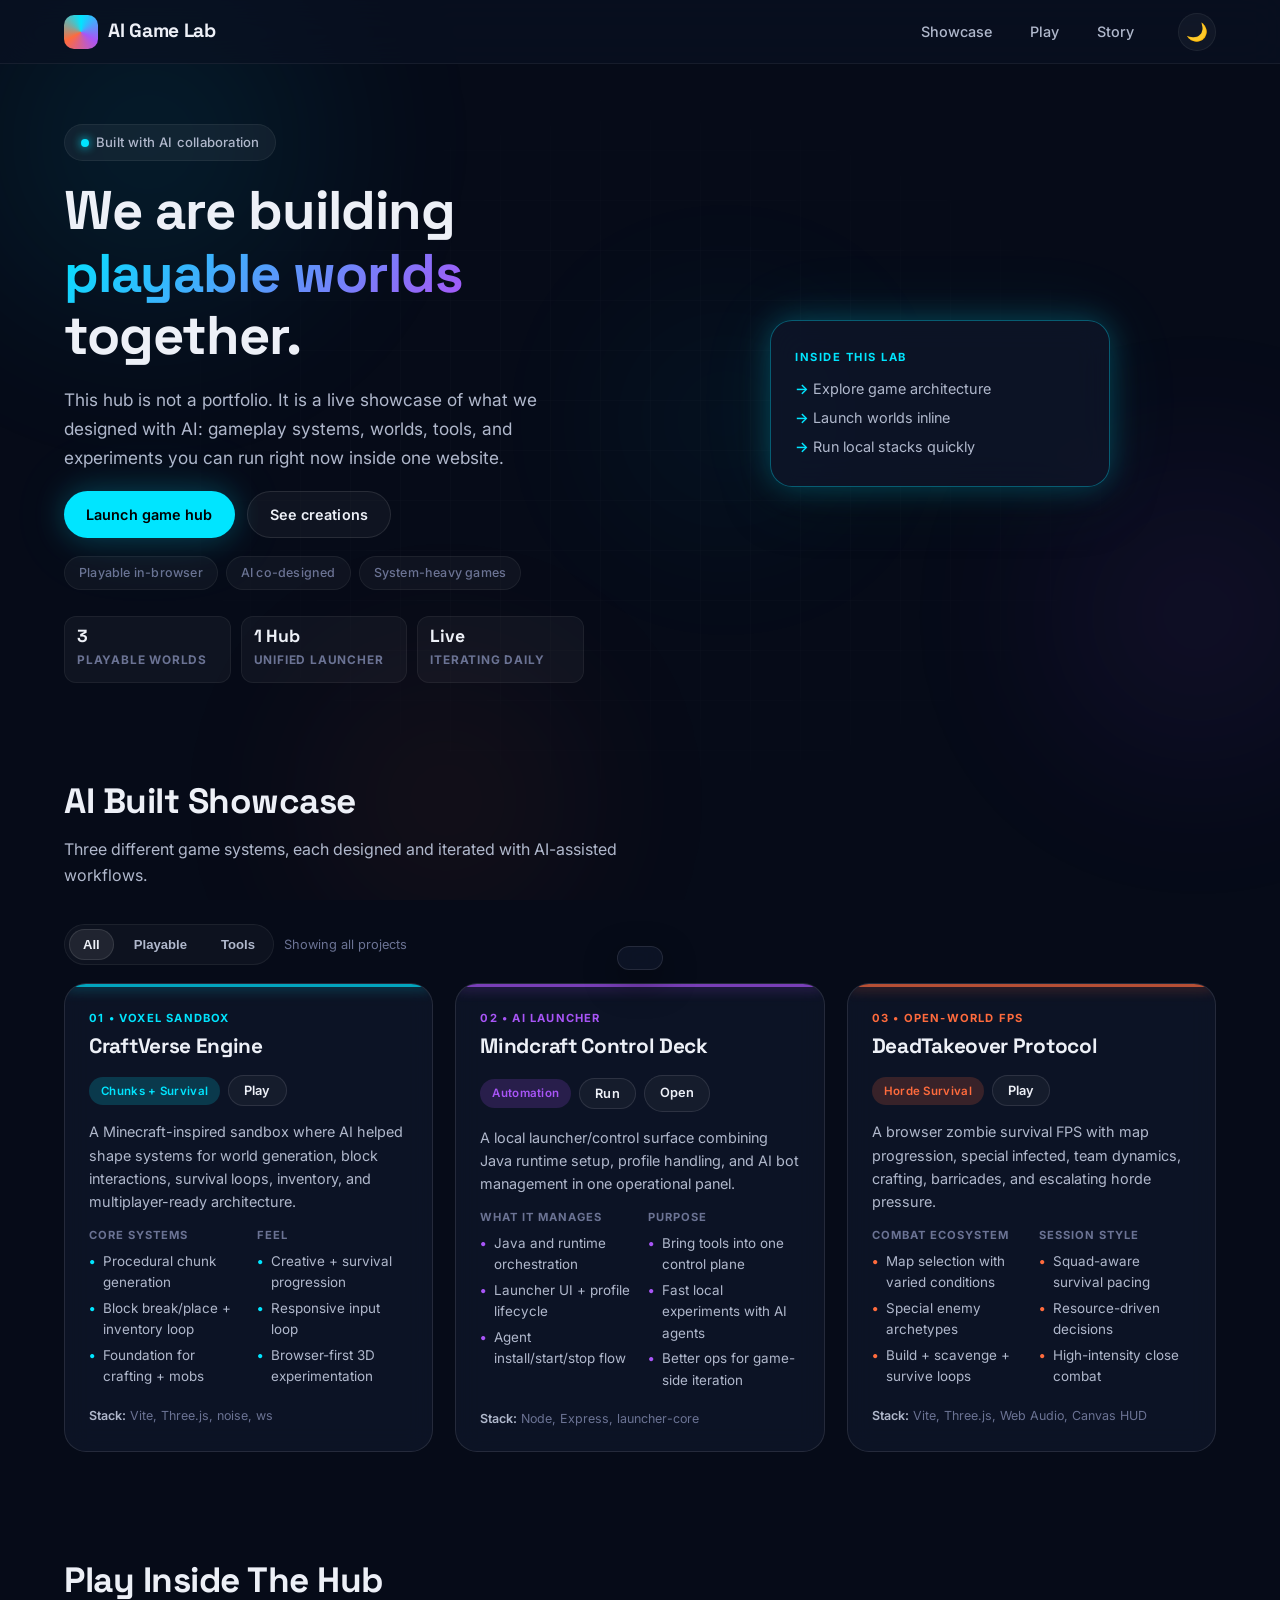
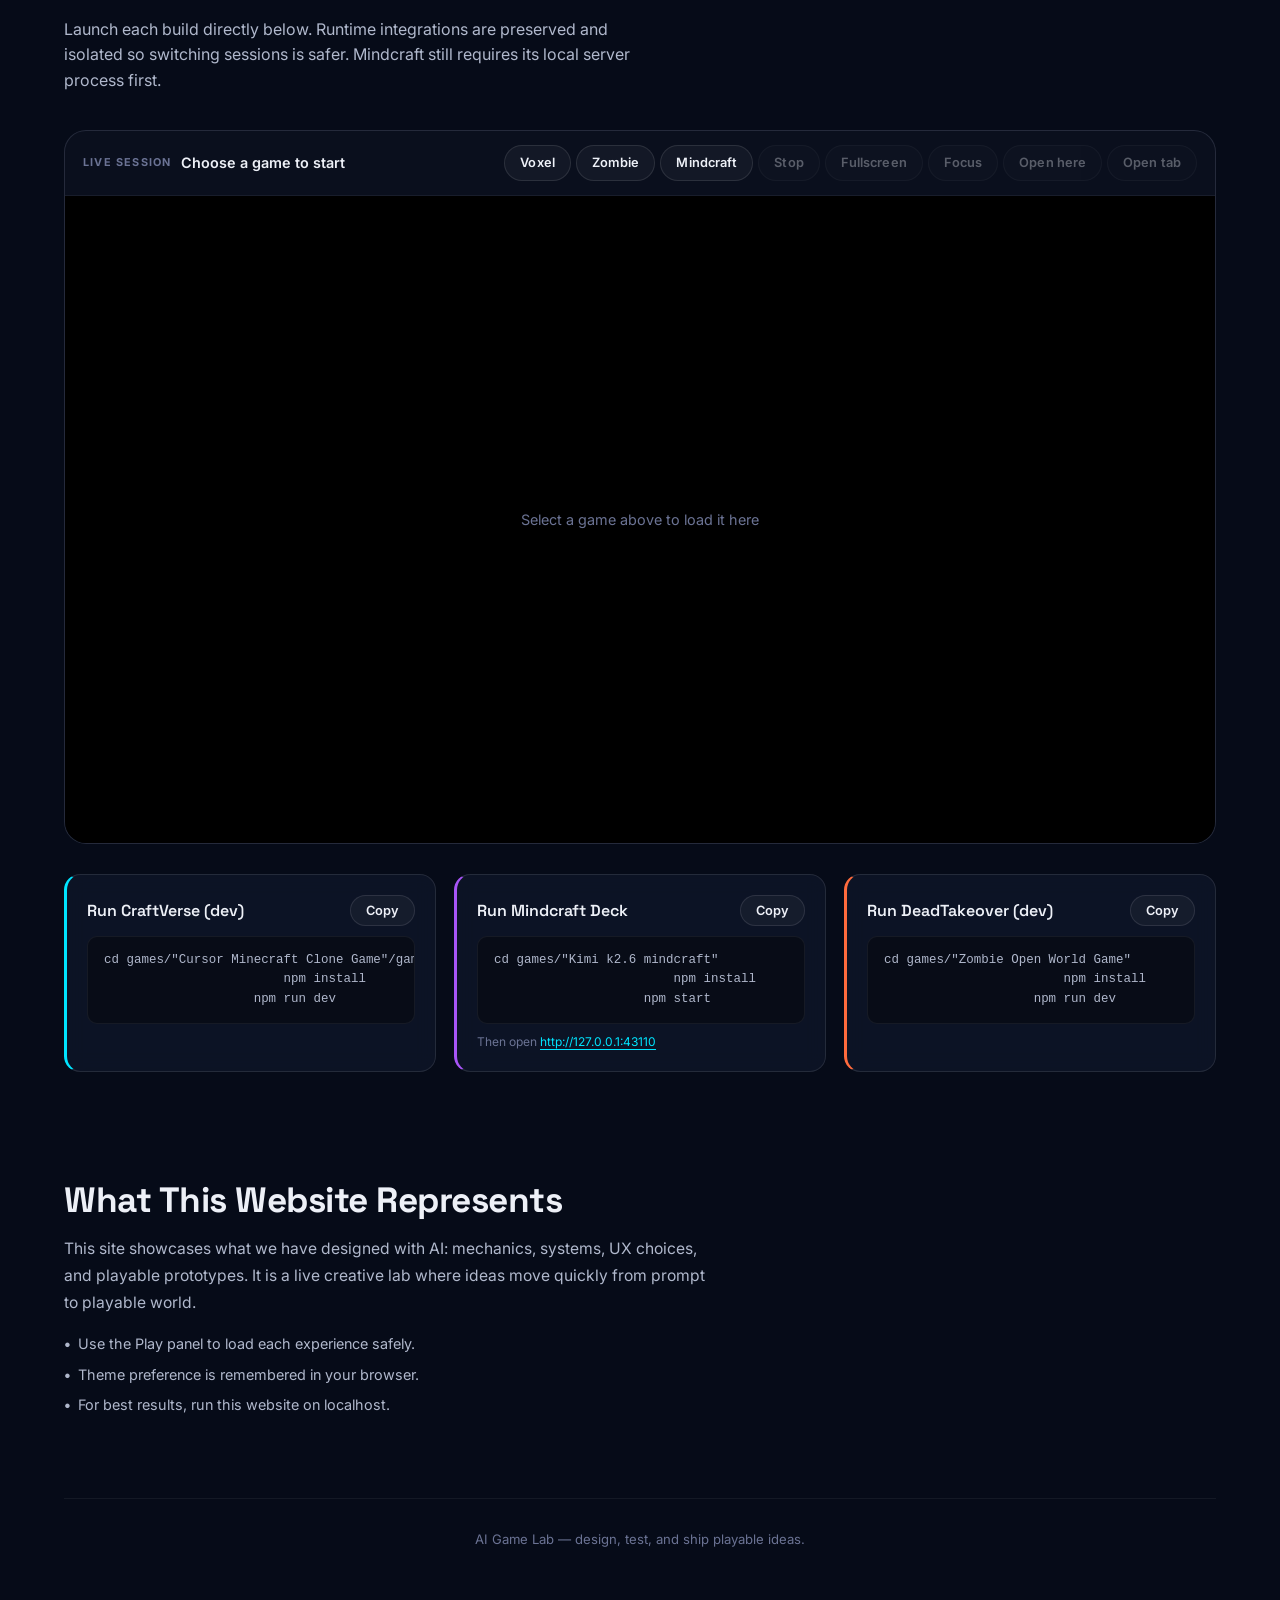
<file: play/index.html>
<!doctype html>
<html lang="en">
<head>
  <meta charset="utf-8" />
  <meta name="viewport" content="width=device-width, initial-scale=1" />
  <title>AI Game Lab — Play</title>
  <meta http-equiv="refresh" content="0; url=../index.html#play" />
  <link rel="canonical" href="../index.html#play" />
  <script>
    location.replace("../index.html#play");
  </script>
</head>
<body>
  <p>Redirecting to the <a href="../index.html#play">Play</a> section…</p>
</body>
</html>
</file>
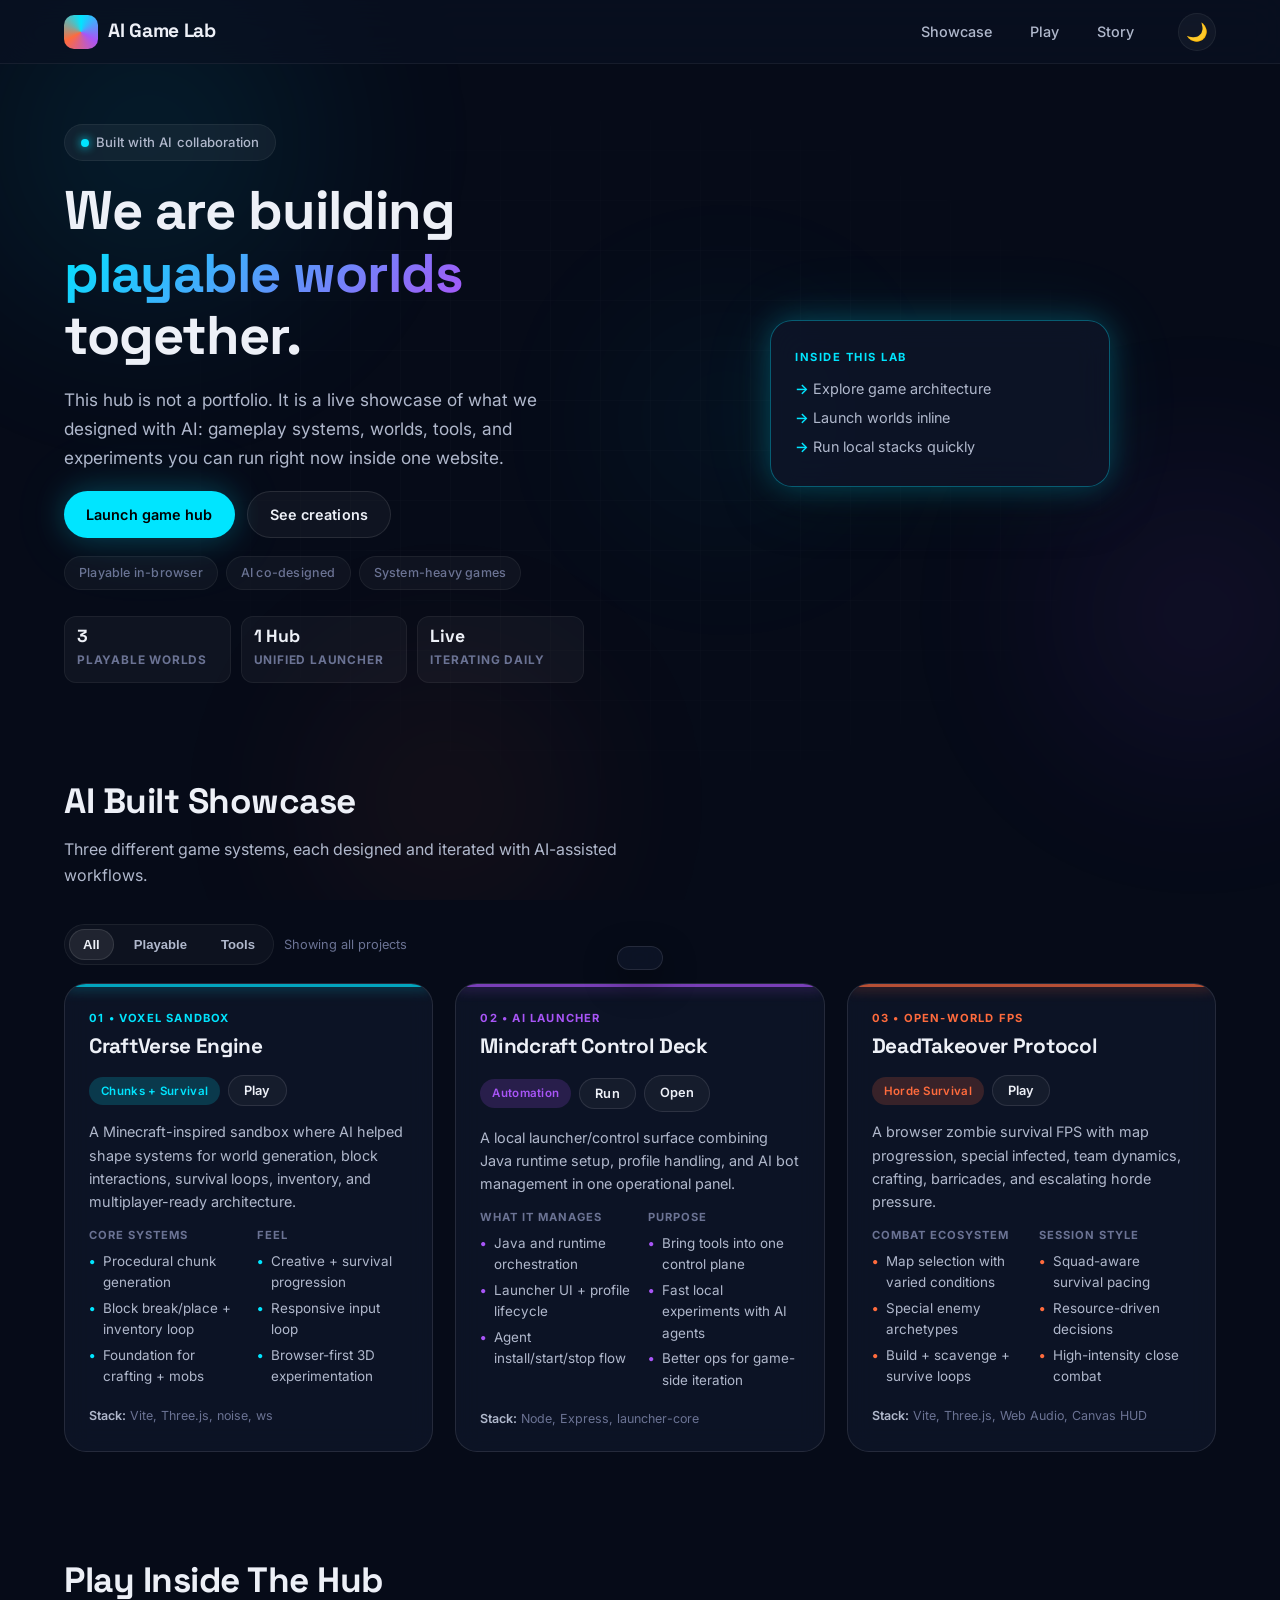
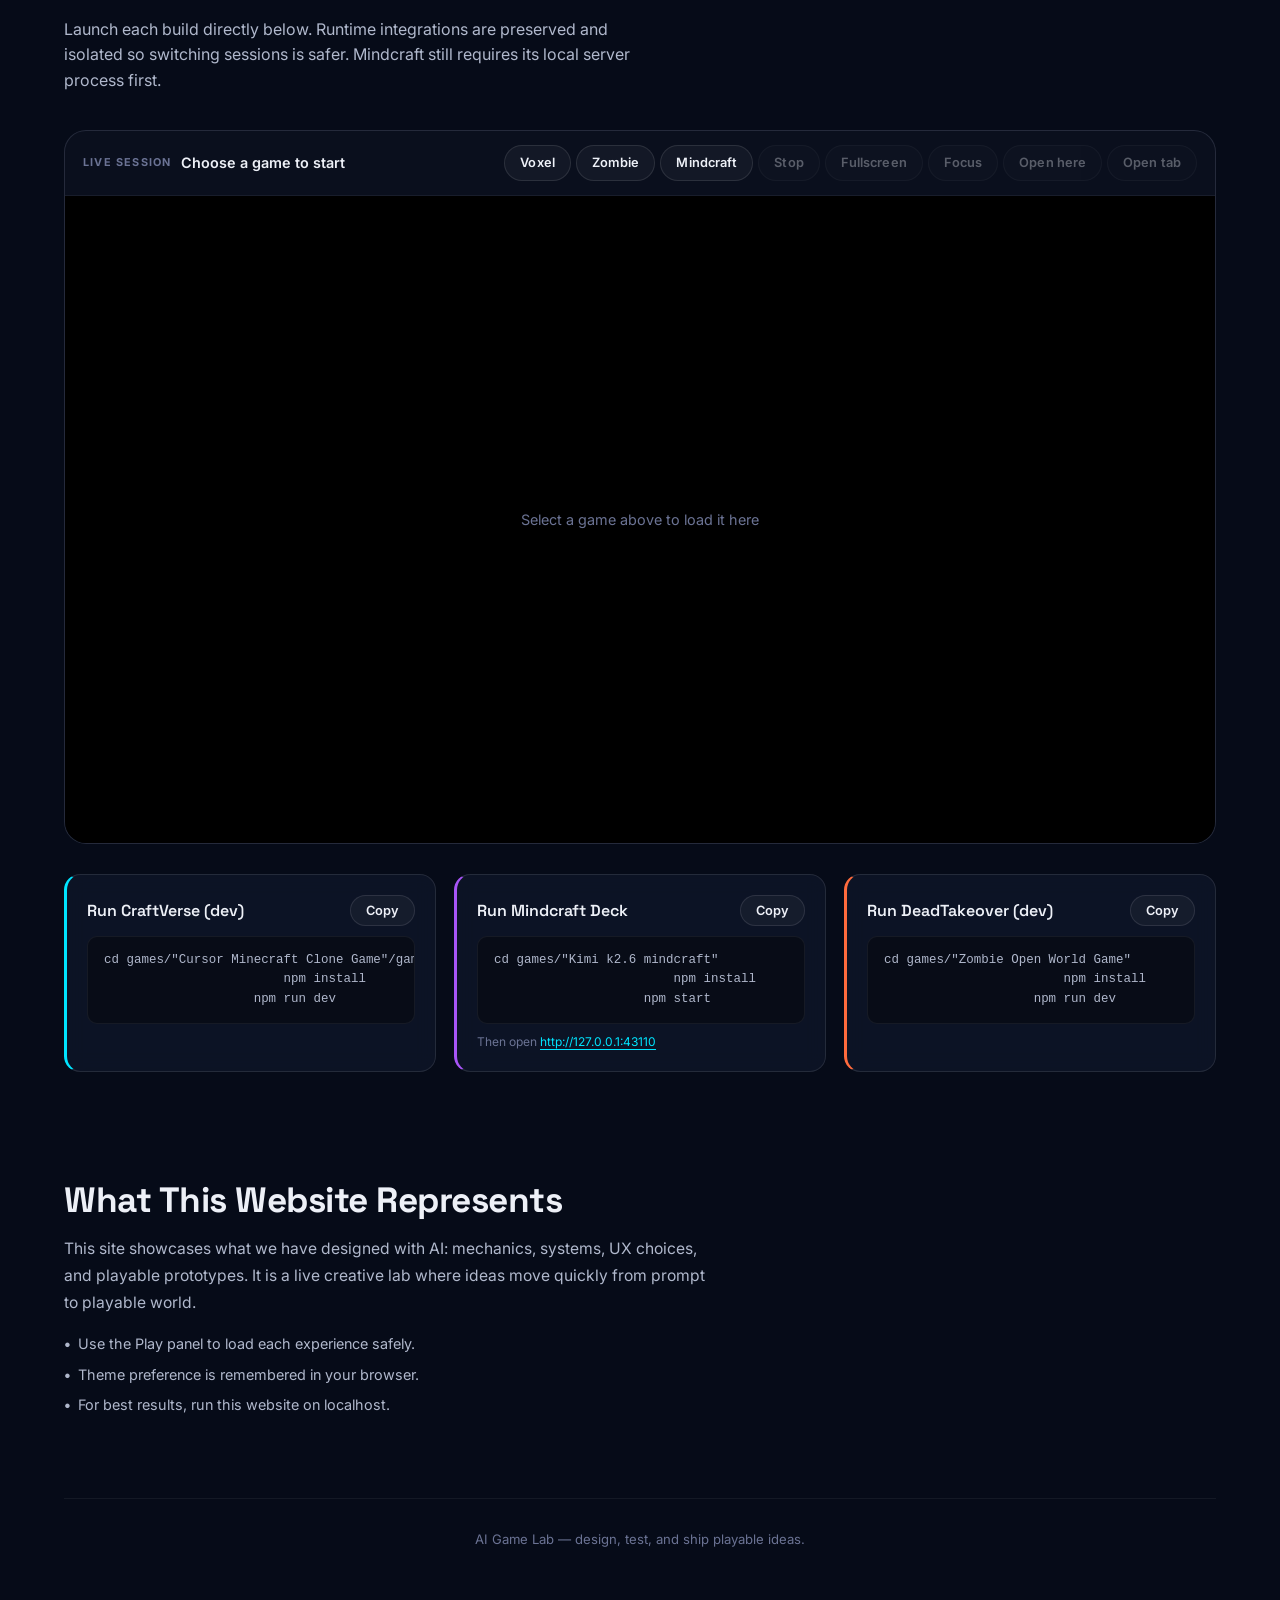
<file: showcase/index.html>
<!doctype html>
<html lang="en">
<head>
  <meta charset="utf-8" />
  <meta name="viewport" content="width=device-width, initial-scale=1" />
  <title>AI Game Lab — Showcase</title>
  <meta http-equiv="refresh" content="0; url=../index.html#showcase" />
  <link rel="canonical" href="../index.html#showcase" />
  <script>
    location.replace("../index.html#showcase");
  </script>
</head>
<body>
  <p>Redirecting to <a href="../index.html#showcase">Showcase</a>…</p>
</body>
</html>
</file>
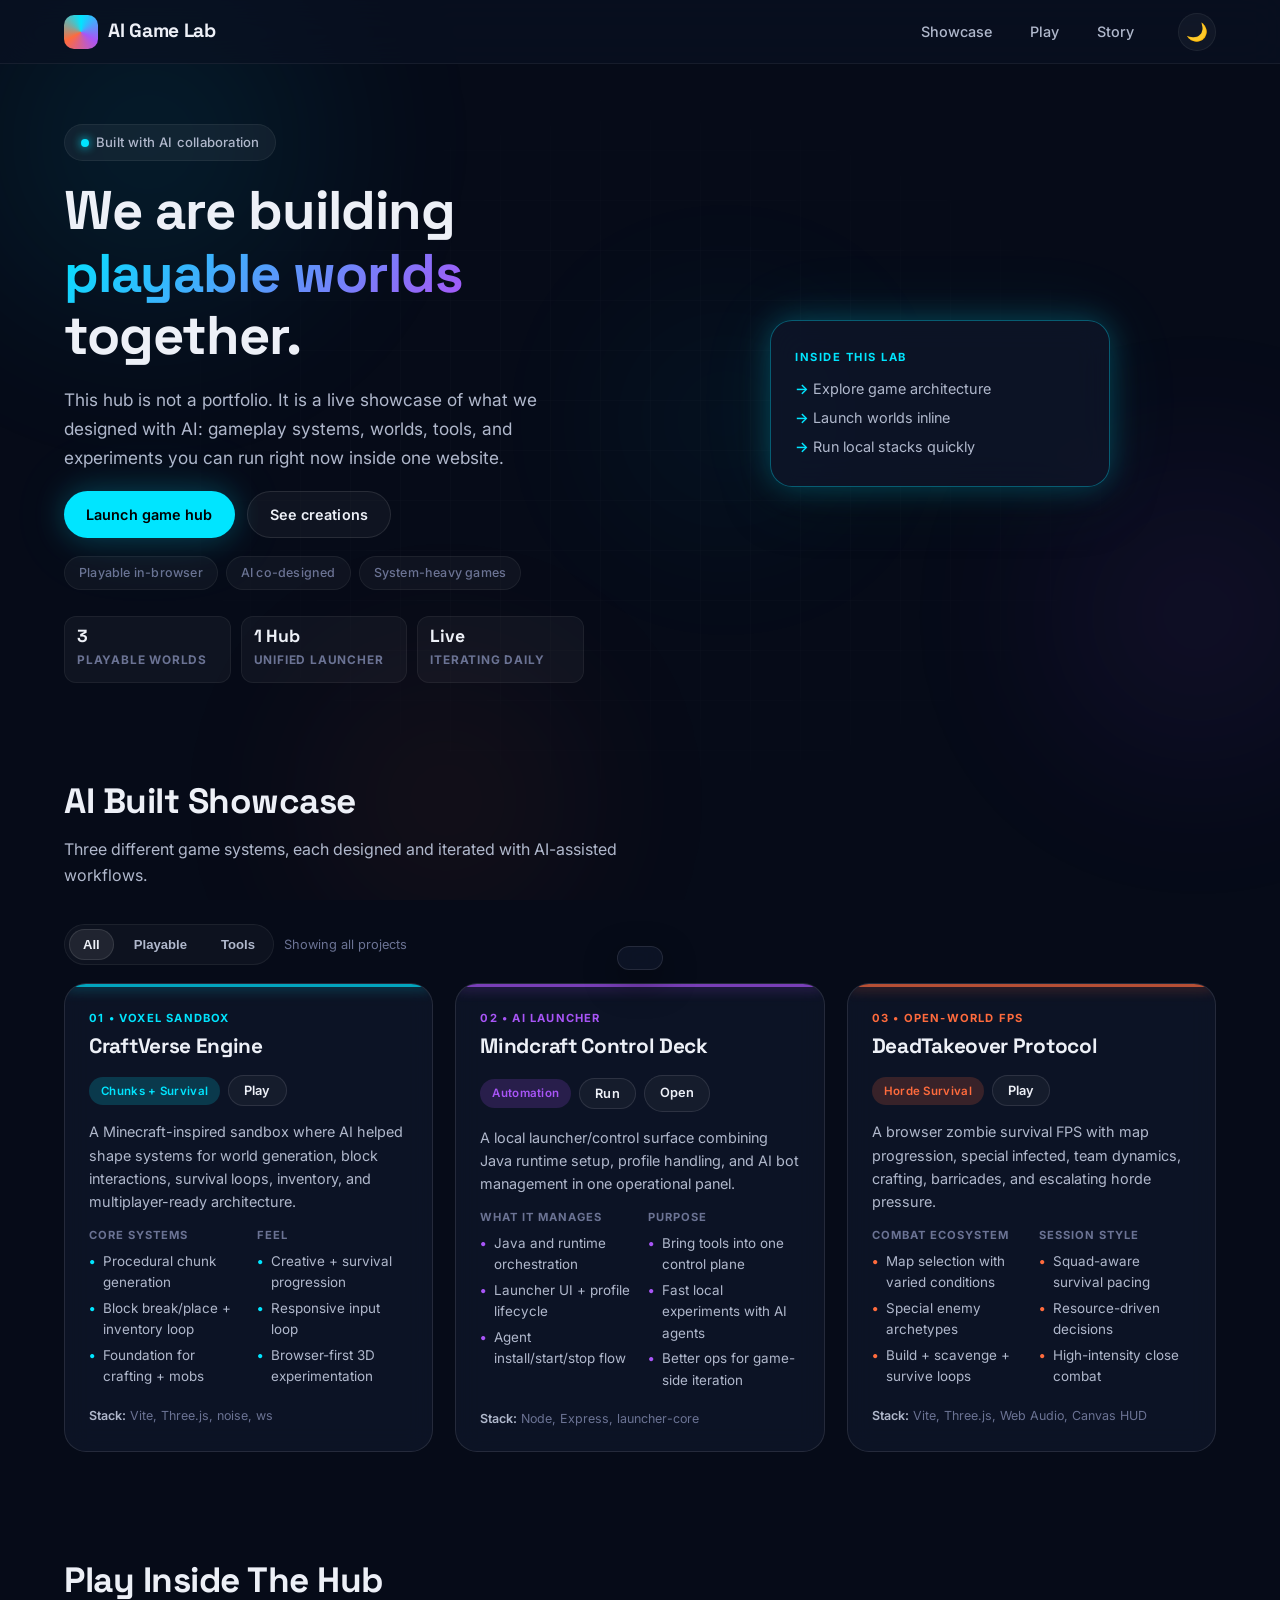
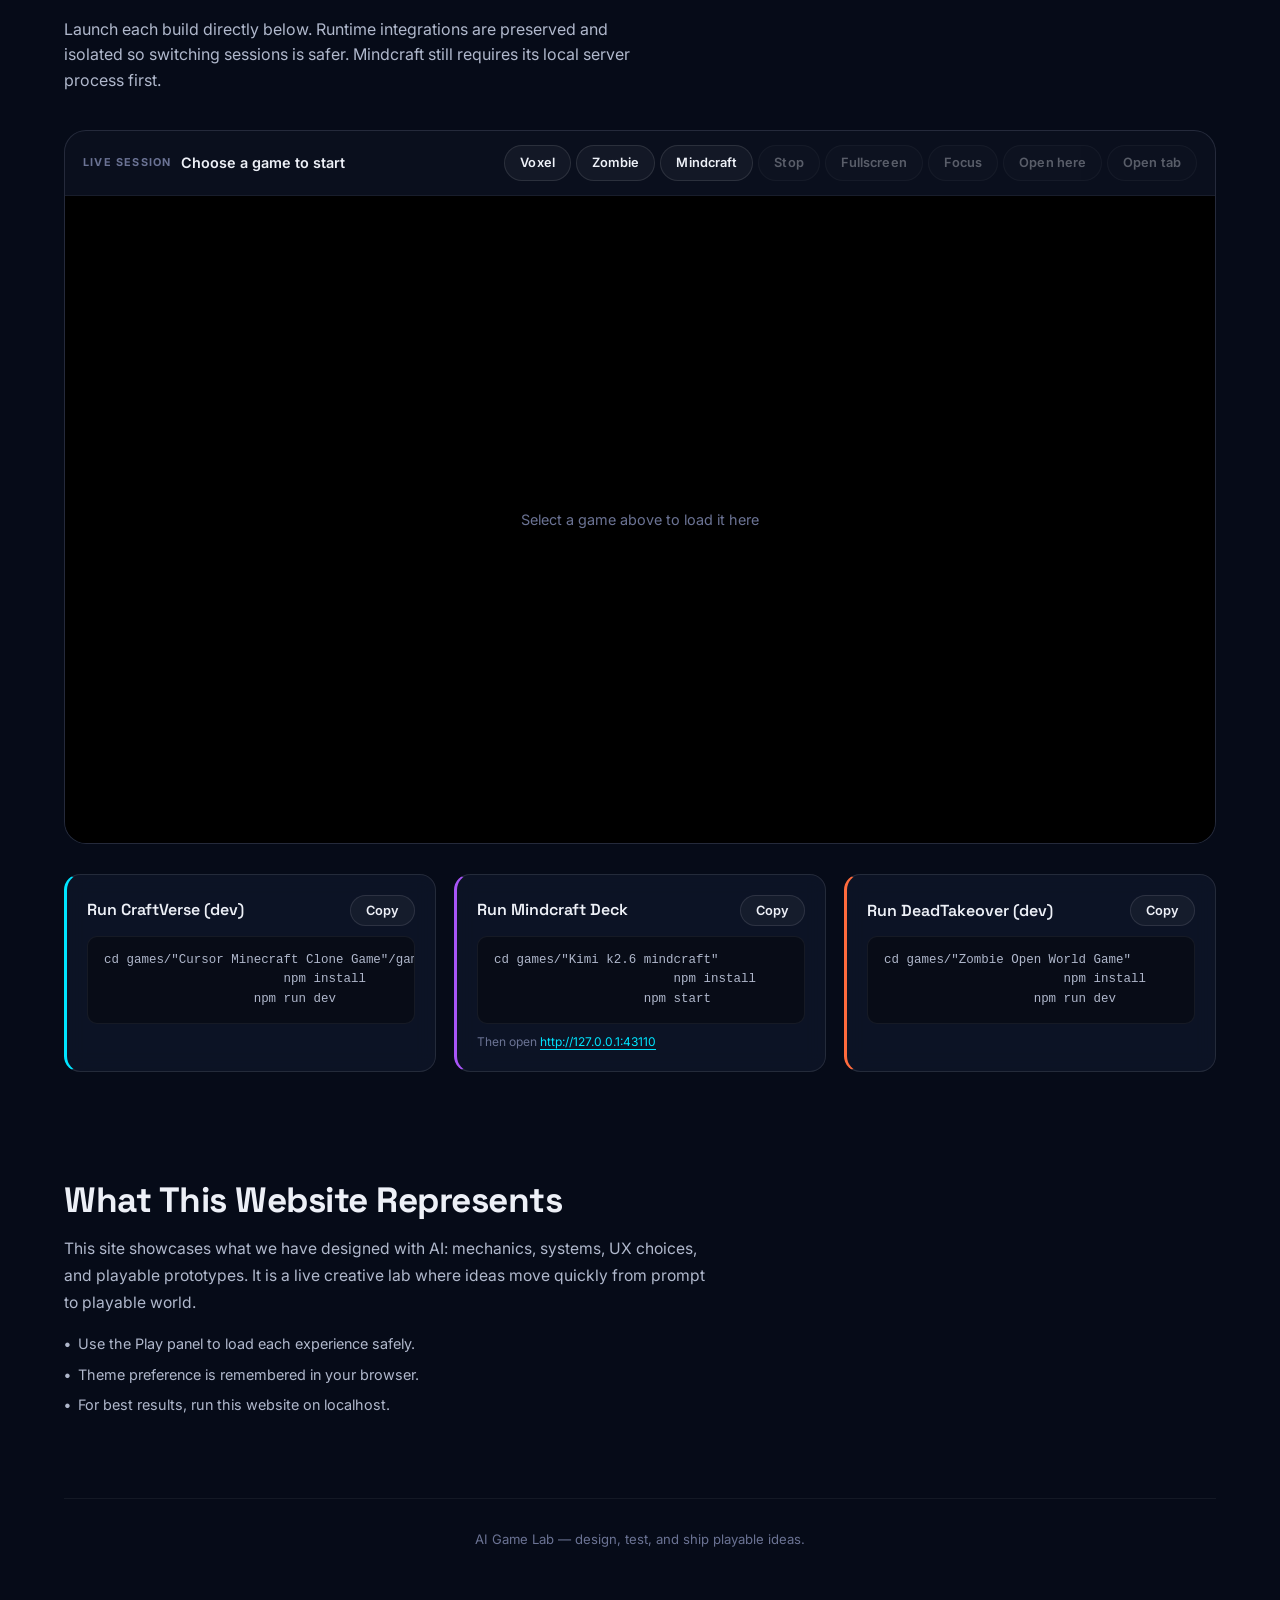
<file: story/index.html>
<!doctype html>
<html lang="en">
<head>
  <meta charset="utf-8" />
  <meta name="viewport" content="width=device-width, initial-scale=1" />
  <title>AI Game Lab — Story</title>
  <meta http-equiv="refresh" content="0; url=../index.html#story" />
  <link rel="canonical" href="../index.html#story" />
  <script>
    location.replace("../index.html#story");
  </script>
</head>
<body>
  <p>Redirecting to <a href="../index.html#story">Story</a>…</p>
</body>
</html>
</file>
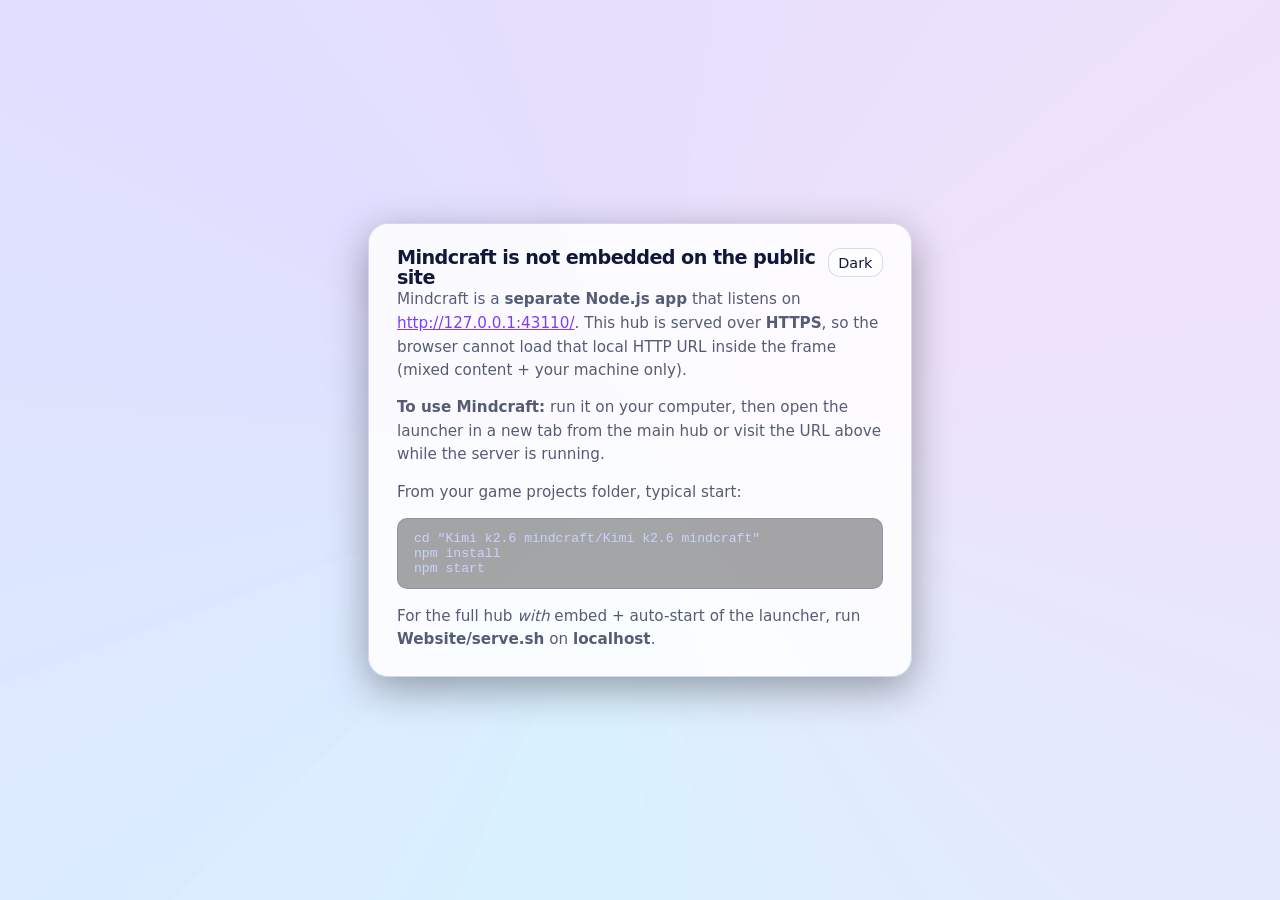
<file: mindcraft-info.html>
<!doctype html>
<html lang="en">
<head>
  <meta charset="utf-8" />
  <meta name="viewport" content="width=device-width, initial-scale=1" />
  <title>Mindcraft — local launcher</title>
  <link rel="stylesheet" href="./styles.css" />
  <style>
    body {
      transition: background 0.25s ease;
    }
    body {
      margin: 0;
      min-height: 100vh;
      display: grid;
      place-items: center;
      padding: 1.5rem;
      background: var(--bg0, #0a1022);
      color: var(--text, #e8ecff);
    }
    .card {
      max-width: 34rem;
      padding: 1.5rem 1.75rem;
      border-radius: var(--r, 14px);
      border: 1px solid var(--border, rgba(255, 255, 255, 0.12));
      background: var(--panel, rgba(20, 28, 52, 0.92));
      box-shadow: 0 12px 40px rgba(0, 0, 0, 0.35);
    }
    h1 {
      font-size: 1.2rem;
      margin: 0 0 0.75rem;
      font-family: "Space Grotesk", system-ui, sans-serif;
    }
    p {
      margin: 0 0 0.85rem;
      line-height: 1.55;
      color: var(--muted, #a8b0d4);
      font-size: 0.95rem;
    }
    code {
      font-size: 0.82rem;
      display: block;
      padding: 0.75rem 1rem;
      border-radius: 10px;
      background: rgba(0, 0, 0, 0.35);
      border: 1px solid var(--border, rgba(255, 255, 255, 0.1));
      white-space: pre-wrap;
      word-break: break-word;
      color: #c8d4ff;
    }
    a {
      color: var(--accent2, #7cf0ff);
    }
  </style>
</head>
<body>
  <div class="card neon-b">
    <div style="display:flex;align-items:flex-start;justify-content:space-between;gap:0.6rem">
      <h1 style="margin:0">Mindcraft is not embedded on the public site</h1>
      <button id="themeBtnMc" class="btn ghost small" type="button" aria-label="Toggle theme" style="flex-shrink:0">Light</button>
    </div>
    <p>
      Mindcraft is a <strong>separate Node.js app</strong> that listens on
      <a href="http://127.0.0.1:43110/" target="_blank" rel="noreferrer">http://127.0.0.1:43110/</a>.
      This hub is served over <strong>HTTPS</strong>, so the browser cannot load that local HTTP URL inside the frame
      (mixed content + your machine only).
    </p>
    <p><strong>To use Mindcraft:</strong> run it on your computer, then open the launcher in a new tab from the main hub
      or visit the URL above while the server is running.</p>
    <p>From your game projects folder, typical start:</p>
    <code>cd "Kimi k2.6 mindcraft/Kimi k2.6 mindcraft"
npm install
npm start</code>
    <p style="margin-bottom: 0; margin-top: 1rem;">
      For the full hub <em>with</em> embed + auto-start of the launcher, run <strong>Website/serve.sh</strong> on
      <strong>localhost</strong>.
    </p>
  </div>
<script>
(function(){
  var key = "website-theme";
  function preferred(){ return window.matchMedia && window.matchMedia("(prefers-color-scheme: light)").matches ? "light" : "dark"; }
  function apply(t){ document.body.classList.toggle("light", t==="light"); document.getElementById("themeBtnMc").textContent = t==="light" ? "Dark" : "Light"; }
  apply(localStorage.getItem(key) || preferred());
  document.getElementById("themeBtnMc").addEventListener("click", function(){ apply(document.body.classList.contains("light") ? "dark" : "light"); });
})();
</script>
</body>
</html>
</file>
<file: styles.css>
:root {
  color-scheme: dark;
  --bg0: #090d2a;
  --bg1: #120b2f;
  --bg2: #101c45;
  --panel: rgba(17, 24, 58, 0.72);
  --panel-2: rgba(23, 31, 73, 0.82);
  --text: #eff3ff;
  --muted: rgba(239, 243, 255, 0.74);
  --border: rgba(146, 180, 255, 0.28);
  --accent: #4de7ff;
  --accent2: #9d5bff;
  --accent3: #ff5ed9;
  --success: #63ff94;
  --shadow: 0 0 0 1px rgba(130, 170, 255, 0.2), 0 30px 80px rgba(5, 12, 36, 0.62);
  --r: 20px;
}

body.light {
  color-scheme: light;
  --bg0: #edf4ff;
  --bg1: #ffffff;
  --bg2: #f7eefe;
  --panel: rgba(255, 255, 255, 0.86);
  --panel-2: rgba(255, 255, 255, 0.94);
  --text: #10173b;
  --muted: rgba(16, 23, 59, 0.7);
  --border: rgba(67, 93, 185, 0.22);
  --accent: #0079ff;
  --accent2: #7b3eff;
  --accent3: #e932bc;
  --success: #10994b;
  --shadow: 0 0 0 1px rgba(67, 118, 255, 0.13), 0 22px 58px rgba(72, 95, 165, 0.2);
}

*,
*::before,
*::after {
  box-sizing: border-box;
}

html {
  scroll-behavior: smooth;
}

body {
  margin: 0;
  min-height: 100%;
}

body {
  font-family: Inter, system-ui, -apple-system, Segoe UI, Roboto, sans-serif;
  color: var(--text);
  background:
    radial-gradient(1200px 600px at 12% 10%, color-mix(in oklab, var(--accent), transparent 72%), transparent 58%),
    radial-gradient(1000px 620px at 88% 14%, color-mix(in oklab, var(--accent3), transparent 76%), transparent 60%),
    linear-gradient(140deg, var(--bg1), var(--bg0) 46%, var(--bg2));
  overflow-x: hidden;
}

body::before {
  content: "";
  position: fixed;
  inset: -30vh;
  z-index: -1;
  background:
    conic-gradient(from 190deg, rgba(70, 231, 255, 0.12), rgba(157, 91, 255, 0.14), rgba(255, 94, 217, 0.12), rgba(70, 231, 255, 0.12));
  filter: blur(56px);
  animation: drift 16s ease-in-out infinite alternate;
}

a, button, input { font: inherit; }

:focus-visible {
  outline: 2px solid color-mix(in oklab, var(--accent), white 12%);
  outline-offset: 2px;
}

.skip {
  position: fixed;
  left: 1rem;
  top: -4rem;
  z-index: 100;
  background: var(--panel);
  color: var(--text);
  border: 1px solid var(--border);
  border-radius: 12px;
  padding: 0.55rem 0.7rem;
  text-decoration: none;
}

.skip:focus { top: 1rem; }

.topbar {
  position: sticky;
  top: 0;
  z-index: 30;
  border-bottom: 1px solid var(--border);
  background: color-mix(in oklab, var(--panel-2), transparent 16%);
  backdrop-filter: blur(12px);
}

.topbar-inner {
  width: min(1120px, 92vw);
  margin: 0 auto;
  display: flex;
  align-items: center;
  justify-content: space-between;
  gap: 1rem;
  padding: 0.9rem 0;
}

.brand {
  display: inline-flex;
  align-items: center;
  gap: 0.65rem;
  text-decoration: none;
  color: var(--text);
}

.brand-mark {
  width: 16px;
  height: 16px;
  border-radius: 5px;
  background: linear-gradient(130deg, var(--accent), var(--accent2), var(--accent3));
  box-shadow: 0 0 22px color-mix(in oklab, var(--accent2), transparent 36%);
}

.brand-name {
  font-family: "Space Grotesk", Inter, sans-serif;
  font-weight: 700;
  letter-spacing: -0.01em;
}

.nav {
  display: flex;
  gap: 0.55rem;
  flex-wrap: wrap;
  justify-content: center;
}

.nav a {
  text-decoration: none;
  color: var(--text);
  border: 1px solid var(--border);
  background: color-mix(in oklab, var(--panel), transparent 6%);
  border-radius: 999px;
  padding: 0.35rem 0.7rem;
  font-size: 0.9rem;
  transition: border-color 0.2s ease, background 0.2s ease, color 0.2s ease;
}

.nav a:hover {
  border-color: color-mix(in oklab, var(--accent), white 16%);
}

.nav a.active {
  border-color: var(--accent);
  background: color-mix(in oklab, var(--accent), transparent 80%);
  color: var(--accent);
  box-shadow: 0 0 12px color-mix(in oklab, var(--accent), transparent 70%);
}

main {
  width: min(1120px, 92vw);
  margin: 0 auto;
  padding: 1.6rem 0 3rem;
}

.hero {
  padding: 1.2rem 0 1.2rem;
}

.hero-grid {
  display: grid;
  grid-template-columns: 1.15fr 0.85fr;
  gap: 1.2rem;
  align-items: center;
  padding: 1.2rem;
  border-radius: calc(var(--r) + 6px);
  border: 1px solid var(--border);
  background: linear-gradient(135deg, color-mix(in oklab, var(--panel), transparent 0%), color-mix(in oklab, var(--panel-2), transparent 8%));
  box-shadow: var(--shadow);
}

.pill {
  display: inline-flex;
  border: 1px solid var(--border);
  border-radius: 999px;
  padding: 0.33rem 0.7rem;
  background: color-mix(in oklab, var(--panel), transparent 10%);
  color: var(--muted);
  margin: 0;
}

h1 {
  font-family: "Space Grotesk", Inter, sans-serif;
  font-weight: 700;
  letter-spacing: -0.03em;
  line-height: 1.05;
  font-size: clamp(2rem, 5vw, 3.55rem);
  margin: 0.75rem 0 0.75rem;
}

.grad {
  background: linear-gradient(90deg, var(--accent), var(--accent2));
  -webkit-background-clip: text;
  background-clip: text;
  color: transparent;
  background-size: 180% 100%;
  animation: shimmer 6s ease-in-out infinite;
}

.lead {
  margin: 0;
  color: var(--muted);
  max-width: 72ch;
}

.hero-actions {
  display: flex;
  gap: 0.6rem;
  flex-wrap: wrap;
  margin: 1rem 0 0.6rem;
}

.btn {
  border: 1px solid var(--border);
  background: color-mix(in oklab, var(--panel), transparent 8%);
  color: var(--text);
  border-radius: 14px;
  padding: 0.55rem 0.85rem;
  cursor: pointer;
  text-decoration: none;
  display: inline-flex;
  align-items: center;
  gap: 0.45rem;
  transition: transform 0.16s ease, border-color 0.16s ease;
}

.btn:hover {
  transform: translateY(-1px);
  border-color: color-mix(in oklab, var(--accent), white 16%);
}

.btn.primary {
  background: linear-gradient(120deg, color-mix(in oklab, var(--accent), black 12%), color-mix(in oklab, var(--accent2), black 16%), color-mix(in oklab, var(--accent3), black 14%));
  border-color: color-mix(in oklab, var(--accent), white 16%);
}

.btn.ghost { background: color-mix(in oklab, var(--panel), transparent 10%); }
.btn.small { padding: 0.35rem 0.6rem; border-radius: 12px; font-size: 0.9rem; }

.chips {
  display: flex;
  gap: 0.45rem;
  flex-wrap: wrap;
  margin-top: 0.55rem;
}

.chip {
  border: 1px solid var(--border);
  border-radius: 999px;
  padding: 0.28rem 0.6rem;
  font-size: 0.9rem;
  color: var(--muted);
  background: color-mix(in oklab, var(--panel), transparent 12%);
}

.hero-art {
  display: grid;
  place-items: center;
}

.card-float {
  width: min(360px, 100%);
  border-radius: var(--r);
  background: linear-gradient(165deg, color-mix(in oklab, var(--panel), transparent 4%), color-mix(in oklab, var(--panel-2), transparent 15%));
  border: 1px solid var(--border);
  box-shadow: var(--shadow);
  transform: perspective(900px) rotateX(6deg) rotateY(-7deg);
  animation: float 3.8s ease-in-out infinite;
}

.card-float-inner {
  padding: 1rem;
  color: var(--muted);
}

.card-float .mini {
  margin: 0;
  color: var(--text);
  font-weight: 650;
}

.card-float ul {
  margin: 0.65rem 0 0;
  padding-left: 1.1rem;
}

.section {
  margin-top: 1.6rem;
  scroll-margin-top: 5rem;
}

#top {
  scroll-margin-top: 0;
}

.section-title {
  margin: 0;
  font-family: "Space Grotesk", Inter, sans-serif;
  font-weight: 700;
  letter-spacing: -0.02em;
  font-size: 1.65rem;
}

.section-sub {
  margin: 0.35rem 0 0.9rem;
  color: var(--muted);
}

.grid {
  display: grid;
  grid-template-columns: repeat(3, minmax(0, 1fr));
  gap: 0.9rem;
}

.game {
  border-radius: var(--r);
  background: linear-gradient(165deg, color-mix(in oklab, var(--panel), transparent 0%), color-mix(in oklab, var(--panel-2), transparent 12%));
  border: 1px solid var(--border);
  box-shadow: var(--shadow);
  padding: 1rem;
  position: relative;
  overflow: hidden;
}

.game::after {
  content: "";
  position: absolute;
  inset: auto -20% -55% -20%;
  height: 60%;
  background: radial-gradient(circle at center, color-mix(in oklab, var(--accent), transparent 78%), transparent 70%);
  pointer-events: none;
}

.game-head {
  display: flex;
  align-items: flex-start;
  justify-content: space-between;
  gap: 0.8rem;
}

.kicker {
  margin: 0;
  color: var(--muted);
  font-size: 0.85rem;
}

.game h3 {
  margin: 0.25rem 0 0;
  font-size: 1.2rem;
}

.badge {
  border: 1px solid var(--border);
  border-radius: 999px;
  padding: 0.22rem 0.55rem;
  background: color-mix(in oklab, var(--panel), transparent 12%);
  color: color-mix(in oklab, var(--accent), white 14%);
  font-size: 0.84rem;
  white-space: nowrap;
}

.desc {
  color: var(--muted);
  margin: 0.75rem 0 0.85rem;
}

.cols {
  display: grid;
  grid-template-columns: 1fr 1fr;
  gap: 0.8rem;
}

.label {
  margin: 0;
  color: var(--text);
  font-weight: 650;
  font-size: 0.92rem;
}

.bullets {
  margin: 0.5rem 0 0;
  padding-left: 1.1rem;
  color: var(--muted);
}

.meta {
  margin: 0.85rem 0 0;
  color: var(--muted);
}

.run-grid {
  display: grid;
  grid-template-columns: repeat(3, minmax(0, 1fr));
  gap: 0.9rem;
}

.run-card {
  border-radius: var(--r);
  background: color-mix(in oklab, var(--panel-2), transparent 6%);
  border: 1px solid var(--border);
  box-shadow: var(--shadow);
  padding: 0.9rem;
}

.run-head {
  display: flex;
  align-items: center;
  justify-content: space-between;
  gap: 0.6rem;
}

.run-card h3 {
  margin: 0;
  font-size: 1.05rem;
}

pre {
  margin: 0.75rem 0 0;
  padding: 0.75rem;
  border-radius: 14px;
  border: 1px solid var(--border);
  background: color-mix(in oklab, var(--panel), transparent 14%);
  overflow: auto;
}

code {
  font-family: ui-monospace, SFMono-Regular, Menlo, Monaco, Consolas, "Liberation Mono", "Courier New", monospace;
  font-size: 0.92rem;
  color: color-mix(in oklab, var(--text), white 2%);
}

.about {
  border-radius: var(--r);
  background: color-mix(in oklab, var(--panel-2), transparent 6%);
  border: 1px solid var(--border);
  box-shadow: var(--shadow);
  padding: 1rem;
  color: var(--muted);
}

.footer {
  margin-top: 1.4rem;
  text-align: center;
  color: var(--muted);
}

.reveal {
  opacity: 1;
  transform: none;
}

body.js .reveal {
  opacity: 0;
  transform: translateY(10px);
  transition: opacity 0.6s ease, transform 0.6s ease;
}

body.js .reveal.in {
  opacity: 1;
  transform: translateY(0);
}

.toast {
  position: fixed;
  left: 50%;
  bottom: 1.1rem;
  transform: translateX(-50%);
  background: color-mix(in oklab, var(--panel), transparent 4%);
  border: 1px solid var(--border);
  border-radius: 999px;
  padding: 0.55rem 0.9rem;
  box-shadow: var(--shadow);
  color: var(--text);
  opacity: 0;
  pointer-events: none;
  transition: opacity 0.2s ease, transform 0.2s ease;
}

.toast.show {
  opacity: 1;
  transform: translateX(-50%) translateY(-3px);
}

.scroll-top {
  position: fixed;
  bottom: 1.3rem;
  right: 1.3rem;
  z-index: 50;
  width: 44px;
  height: 44px;
  border-radius: 50%;
  border: 1px solid var(--border);
  background: color-mix(in oklab, var(--panel-2), transparent 4%);
  color: var(--text);
  backdrop-filter: blur(10px);
  cursor: pointer;
  display: grid;
  place-items: center;
  box-shadow: 0 4px 20px rgba(0, 0, 0, 0.3);
  transition: opacity 0.25s ease, transform 0.25s ease, border-color 0.2s ease;
}

.scroll-top:hover {
  border-color: var(--accent);
  transform: translateY(-2px);
}

.scroll-top[hidden] {
  display: grid;
  opacity: 0;
  transform: translateY(10px);
  pointer-events: none;
}

@keyframes drift {
  from { transform: translate(-2%, -2%) scale(1); }
  to { transform: translate(2%, 2%) scale(1.05); }
}

@keyframes shimmer {
  0% { background-position: 0% 50%; }
  50% { background-position: 100% 50%; }
  100% { background-position: 0% 50%; }
}

@keyframes float {
  0%, 100% { transform: perspective(900px) rotateX(6deg) rotateY(-7deg) translateY(0); }
  50% { transform: perspective(900px) rotateX(6deg) rotateY(-7deg) translateY(-8px); }
}

@media (max-width: 980px) {
  .hero-grid { grid-template-columns: 1fr; }
  .hero-art { display: none; }
  .grid { grid-template-columns: 1fr; }
  .run-grid { grid-template-columns: 1fr; }
  .cols { grid-template-columns: 1fr; }
}

@media (prefers-reduced-motion: reduce) {
  *, *::before, *::after {
    animation: none !important;
    transition: none !important;
    scroll-behavior: auto !important;
  }
  .reveal,
  body.js .reveal {
    opacity: 1;
    transform: none;
  }
}

.game-actions {
  display: inline-flex;
  align-items: center;
  gap: 0.45rem;
}

.player {
  border-radius: var(--r);
  background: color-mix(in oklab, var(--panel-2), transparent 6%);
  border: 1px solid var(--border);
  box-shadow: var(--shadow);
  overflow: hidden;
}

.player-bar {
  display: flex;
  align-items: center;
  justify-content: space-between;
  gap: 0.8rem;
  padding: 0.85rem 0.9rem;
  border-bottom: 1px solid var(--border);
}

.player-status {
  display: grid;
  gap: 0.18rem;
}

.player-title {
  margin: 0;
  color: var(--muted);
}

.player-actions {
  display: flex;
  flex-wrap: wrap;
  gap: 0.45rem;
  justify-content: flex-end;
}

.player-frame {
  position: relative;
  background: color-mix(in oklab, var(--panel), transparent 8%);
}

.player-loader {
  position: absolute;
  inset: 0;
  display: grid;
  place-items: center;
  gap: 1rem;
  z-index: 2;
  background: color-mix(in oklab, var(--panel), transparent 4%);
  transition: opacity 0.3s ease;
  pointer-events: none;
}

.player-loader.is-hidden {
  opacity: 0;
}

.player-loader p {
  margin: 0;
  color: var(--muted);
}

.spinner {
  width: 32px;
  height: 32px;
  border: 3px solid var(--border);
  border-top-color: var(--accent);
  border-radius: 50%;
  animation: spin 0.7s linear infinite;
}

@keyframes spin {
  to { transform: rotate(360deg); }
}

.player-frame iframe {
  display: block;
  width: 100%;
  height: min(70vh, 720px);
  border: 0;
  background: transparent;
}

.player-hint {
  margin: 0;
  padding: 0.65rem 0.9rem;
  color: var(--muted);
  border-top: 1px solid var(--border);
  font-size: 0.92rem;
}

.hint {
  margin: 0.6rem 0 0;
  color: var(--muted);
}

.hint a {
  color: color-mix(in oklab, var(--accent), white 10%);
}

.glow-shell {
  position: relative;
}

.glow-shell::before {
  content: "";
  position: absolute;
  inset: -10% 12% -18% 12%;
  background: radial-gradient(circle at top, color-mix(in oklab, var(--accent2), transparent 76%), transparent 68%);
  filter: blur(24px);
  z-index: -1;
}

.neon-a {
  --accent: #4de7ff;
}

.neon-b {
  --accent: #9d5bff;
}

.neon-c {
  --accent: #ff5ed9;
}

@media (max-width: 980px) {
  .player-frame iframe {
    height: min(62vh, 560px);
  }
  .player-actions {
    justify-content: flex-start;
  }
}
</file>
